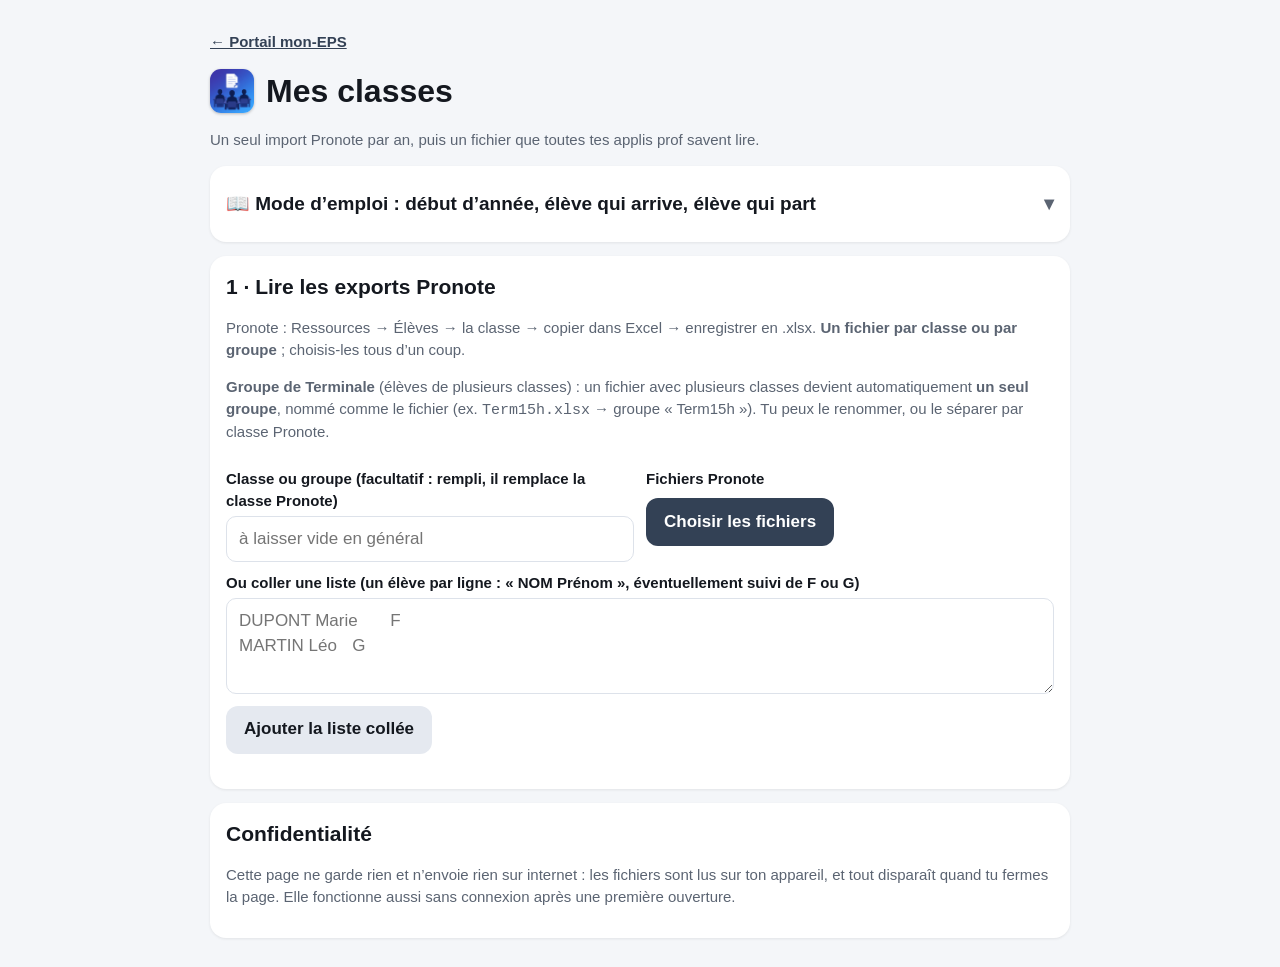
<file: mes-classes/index.html>
<!doctype html>
<html lang="fr">
<head>
<meta charset="utf-8">
<meta name="viewport" content="width=device-width, initial-scale=1, viewport-fit=cover">
<meta name="theme-color" content="#334155">
<link rel="icon" type="image/png" sizes="32x32" href="icon-32.png">
<link rel="icon" type="image/png" sizes="192x192" href="icon-192.png">
<link rel="apple-touch-icon" href="icon-180.png">
<title>Mes classes</title>
<style>
:root{--fond:#f4f6f9;--carte:#fff;--texte:#14181f;--gris:#5b6472;--ligne:#dde2ea;--acc:#334155;--ok:#e7f6ec;--okb:#15803d;--av:#fff4d6;--avb:#b7791f;--err:#b91c1c}
*{box-sizing:border-box}
body{margin:0;background:var(--fond);color:var(--texte);font:17px/1.45 -apple-system,"Segoe UI",Roboto,Arial,sans-serif;padding:16px;padding-top:max(16px,env(safe-area-inset-top))}
main{max-width:860px;margin:0 auto}
h1{margin:4px 0 2px;font-size:32px}
h2{margin:0 0 8px;font-size:21px}
.carte{background:var(--carte);border-radius:16px;padding:16px;margin:14px 0;box-shadow:0 1px 3px rgba(0,0,0,.08)}
.petit{font-size:15px;color:var(--gris)}
.bt{display:inline-flex;align-items:center;gap:6px;min-height:48px;padding:0 18px;border-radius:12px;border:0;background:#e5e9f0;color:var(--texte);font:inherit;font-weight:700;cursor:pointer;margin:4px 6px 4px 0}
.bt.pri{background:var(--acc);color:#fff}.bt.danger{background:#fde8e8;color:var(--err)}.bt:disabled{opacity:.45;cursor:default}
textarea,input[type=text]{width:100%;font:inherit;padding:10px 12px;border:1px solid var(--ligne);border-radius:10px;background:#fff}
label.ch{display:block;font-weight:700;font-size:15px;margin:10px 0 4px}
.grille{display:grid;grid-template-columns:1fr 1fr;gap:12px}@media(max-width:620px){.grille{grid-template-columns:1fr}}
.cl{border:1px solid var(--ligne);border-radius:12px;padding:10px 12px;margin:8px 0}
.cl h3{margin:0;font-size:18px;display:flex;justify-content:space-between;gap:8px;align-items:center;flex-wrap:wrap}
.cl ol{margin:8px 0 0;padding-left:26px;font-size:15px;columns:2}@media(max-width:620px){.cl ol{columns:1}}
.grp{margin:8px 0 2px;display:flex;flex-direction:column;gap:6px}.grp .rangee{display:flex;flex-wrap:wrap;gap:6px;align-items:center}.grp .nvnom{width:auto;flex:1 1 140px;min-height:44px}.grp .bt{margin:0}
.badge{display:inline-block;font-size:13px;font-weight:700;padding:2px 8px;border-radius:999px;background:#eef1f5;color:var(--gris);margin-left:4px}
.note{border-left:4px solid var(--avb);background:var(--av);padding:10px 12px;border-radius:10px;font-size:15px}
.okm{border-left:4px solid var(--okb);background:var(--ok);padding:10px 12px;border-radius:10px;font-size:15px}
a{color:var(--acc);font-weight:700}
.me{font-size:16px;line-height:1.45}
.me-t{display:flex;align-items:center;gap:10px;font-size:20px;margin:22px 0 8px;color:#14181f}
.me-t:first-child{margin-top:4px}
.me-n{display:inline-flex;align-items:center;justify-content:center;width:32px;height:32px;border-radius:9px;background:#334155;color:#fff;font-size:17px;flex:none}
.me-etapes{margin:0;padding-left:26px}.me-etapes>li{margin:7px 0;padding-left:4px}
.me-etapes>li::marker{font-weight:800;color:#334155}
.me-p{display:block;color:#5b6472;font-size:14.5px;margin-top:2px}
.me-tab{border-collapse:collapse;margin:8px 0 2px;font-size:14.5px;width:100%}
.me-tab th,.me-tab td{border:1px solid #dde2ea;padding:6px 8px;text-align:left;vertical-align:top}.me-tab th{background:#eef1f5}
.me-att,.me-info{border-radius:10px;padding:10px 12px;margin:10px 0;font-size:14.5px}
.me-att{border-left:4px solid #b7791f;background:#fff4d6}.me-info{border-left:4px solid #3b4fc4;background:#eaf0ff}
.me-pieges{margin:0;padding-left:22px}.me-pieges li{margin:6px 0}
.me code{background:#eef1f5;padding:1px 5px;border-radius:5px;font-size:.92em}
details.mode>summary{cursor:pointer;font-weight:800;font-size:19px;list-style:none;display:flex;align-items:center;gap:8px;min-height:44px}details.mode>summary::-webkit-details-marker{display:none}details.mode>summary::after{content:"▾";margin-left:auto;color:var(--gris)}details.mode[open]>summary::after{content:"▴"}
</style>
</head>
<body>
<main>
<p class="petit"><a href="../">← Portail mon-EPS</a></p>
<h1 style="display:flex;align-items:center;gap:12px"><img src="icon-192.png" alt="" width="44" height="44" style="border-radius:11px;box-shadow:0 1px 3px rgba(0,0,0,.25)">Mes classes</h1>
<p class="petit">Un seul import Pronote par an, puis un fichier que toutes tes applis prof savent lire.</p>

<section class="carte"><details class="mode" id="mode"><summary>📖 Mode d’emploi : début d’année, élève qui arrive, élève qui part</summary>
<p style="margin:6px 0 4px"><a class="bt" href="mode-emploi-listes-de-classes.pdf" download>⬇︎ Télécharger le mode d’emploi (PDF)</a></p>
<div class="me">
<h3 class="me-t"><span class="me-n">A</span> En début d’année : une seule fois</h3>
<ol class="me-etapes">
  <li><b>Dans Pronote : Ressources → Élèves</b>, puis choisis la classe (ex. 2de 8). Copie la liste et colle-la dans Excel, puis enregistre-la en <b>.xlsx</b> (ex. <code>Seconde_8.xlsx</code>). Recommence pour chaque classe.
    <span class="me-p">Ce chemin donne la colonne <b>Sexe</b>, indispensable pour les barèmes filles/garçons, et la colonne <b>Classe</b> : le nom de la classe dans les applis est celui de Pronote (ex. 2GT08), pas le nom du fichier. Si un « prénom d’usage » est rempli, c’est lui qui est gardé. Autre possibilité : un seul classeur Excel avec un onglet par classe.</span></li>
  <li><b>Portail mon-EPS → Coordo &amp; évaluation → Classes et notes → « Mes classes »</b>.
    <span class="me-p">« Choisir les fichiers » : <b>sélectionne tous tes fichiers d’un coup</b> (un par classe ou par groupe). Vérifie le tableau : chaque classe, son nombre d’élèves, filles et garçons.</span></li>
  <li><b>Groupes de Terminale</b> (élèves venant de plusieurs classes) : un fichier par groupe, nommé comme tu veux voir le groupe (ex. <code>Term15h.xlsx</code>). Le fichier contient plusieurs classes Pronote : la page en fait <b>un seul groupe « Term15h »</b>.
    <span class="me-p">Dans « Vérifier », le groupe affiche les classes d’origine (ex. TG04, TG05, TG06, TSTMG3). « Renommer » change son nom ; « Séparer par classe Pronote » annule le regroupement. Commence le nom par T (Term…) : le demi-fond et le cross training règlent alors le niveau Terminale tout seuls.</span></li>
  <li><b>« Télécharger « Mes classes » »</b> : tu obtiens <code>mes-classes-2026-2027.csv</code>.
    <span class="me-p">Il ne garde que la classe, le nom, le prénom et le sexe.</span></li>
  <li><b>Range ce fichier dans ton Nuage apps.education</b>, et nulle part ailleurs : pas de mail perso, pas de Drive ni de clé perso.
    <span class="me-p">Sur l’iPad, il doit être accessible depuis l’app Fichiers (app Nuage ou « Sur mon iPad »).</span></li>
  <li><b>Dans chaque appli prof</b> : « Choisir le fichier Pronote » → ce fichier. Toutes les classes arrivent d’un coup.
    <table class="me-tab">
      <tr><th>Appli</th><th>Où</th></tr>
      <tr><td>Tennis de table · Badminton · Cross training</td><td>onglet <b>Classes</b></td></tr>
      <tr><td>Demi-fond</td><td>onglet <b>Classes</b> · vérifie le cycle (Seconde ou Terminale ; par défaut, une classe « T… » est en Terminale)</td></tr>
      <tr><td>Gymnastique</td><td>onglet <b>Réglages</b></td></tr>
    </table></li>
  <li><b>Pour chaque classe : « QR de démarrage »</b> (gym : « QR de la classe »), à faire scanner par les groupes sur les tablettes élèves.</li>
</ol>
<div class="me-att"><b>⚠️ Sur l’iPad, chaque icône de l’écran d’accueil a sa propre mémoire.</b> Fais l’import dans l’appli telle que tu l’ouvres en cours (l’icône), pas dans Safari : une liste importée dans Safari n’apparaît pas dans l’icône, et inversement.</div>
<div class="me-info"><b>Nouvelle année ?</b> Si l’appli affiche « Archiver l’année et repartir à zéro », fais-le <b>avant</b> d’importer les nouvelles classes : la sauvegarde est téléchargée (protège-la par un mot de passe), puis l’appli est vidée.</div>

<h3 class="me-t me-saut"><span class="me-n">B</span> Un élève arrive en cours d’année</h3>
<ol class="me-etapes">
  <li>Dans l’appli prof, onglet <b>Classes</b> (gym : <b>Réglages</b>) : écris le nom de la classe ou du groupe <b>exactement comme dans l’appli</b> (ex. 2GT08 ou Term15h).</li>
  <li>Dans « Ou coller la liste », écris l’élève : <b>NOM Prénom</b> (ex. <code>DUPONT Marie</code>). Plusieurs élèves : un par ligne.</li>
  <li>« Importer la liste collée » → l’appli voit que la classe existe déjà → touche <b>« Ajouter ces élèves »</b>.
    <span class="me-p">Un message confirme : « 2GT08 : +1 (Marie DUPONT) → 36 élèves ».</span></li>
  <li><b>Refais scanner le QR de démarrage</b> de cette classe aux groupes, sinon le nouvel élève n’apparaît pas sur les tablettes.</li>
  <li>Recommence dans <b>chaque appli</b> qui suit cette classe.</li>
</ol>

<h3 class="me-t"><span class="me-n">C</span> Un élève quitte la classe, ou beaucoup de changements</h3>
<ol class="me-etapes">
  <li>Réexporte la classe <b>complète</b> depuis Pronote.</li>
  <li>Importe ce fichier dans l’appli → <b>« Remplacer la liste »</b>.
    <span class="me-p">Un élève absent du nouveau fichier garde ses résultats, mais apparaît « Hors liste ».</span></li>
  <li>Refais scanner le QR de démarrage.</li>
</ol>

<h3 class="me-t"><span class="me-n">!</span> Les pièges</h3>
<ul class="me-pieges">
  <li><b>Ne touche jamais « Remplacer la liste » après avoir collé un seul nom</b> : la classe ne contiendrait plus que cet élève. Pour un ajout : toujours « Ajouter ces élèves ».</li>
  <li><b>Le nom de la classe doit être identique</b> : « 2GT08 » et « 2GT8 », ou « Term15h » et « Term 15h », font deux classes différentes.</li>
  <li><b>« Annuler »</b> ne change rien : en cas de doute, annule.</li>
</ul>

<h3 class="me-t"><span class="me-n">✓</span> En fin d’année</h3>
<ul class="me-pieges">
  <li>Notes : portail → « Relevé de notes » → reporte-les dans Pronote.</li>
  <li>Puis <b>supprime le fichier « Mes classes »</b> de ton Nuage.</li>
</ul>
</div>
</details></section>

<section class="carte">
  <h2>1 · Lire les exports Pronote</h2>
  <p class="petit">Pronote : Ressources → Élèves → la classe → copier dans Excel → enregistrer en .xlsx. <b>Un fichier par classe ou par groupe</b> ; choisis-les tous d’un coup.</p>
  <p class="petit"><b>Groupe de Terminale</b> (élèves de plusieurs classes) : un fichier avec plusieurs classes devient automatiquement <b>un seul groupe</b>, nommé comme le fichier (ex. <code>Term15h.xlsx</code> → groupe « Term15h »). Tu peux le renommer, ou le séparer par classe Pronote.</p>
  <div class="grille">
    <div><label class="ch" for="classe">Classe ou groupe (facultatif : rempli, il remplace la classe Pronote)</label><input id="classe" type="text" placeholder="à laisser vide en général" autocomplete="off"></div>
    <div><label class="ch">Fichiers Pronote</label><label class="bt pri" for="fic">Choisir les fichiers</label><input id="fic" type="file" accept=".xlsx,.xls,.csv,.ods,.txt" multiple hidden></div>
  </div>
  <label class="ch" for="txt">Ou coller une liste (un élève par ligne : « NOM Prénom », éventuellement suivi de F ou G)</label>
  <textarea id="txt" rows="3" placeholder="DUPONT Marie&#9;F&#10;MARTIN Léo&#9;G"></textarea>
  <button class="bt" type="button" id="coller">Ajouter la liste collée</button>
  <p id="msg" class="petit" role="status"></p>
</section>

<section class="carte" id="res" hidden>
  <h2>2 · Vérifier</h2>
  <div id="liste"></div>
</section>

<section class="carte" id="exp" hidden>
  <h2>3 · Enregistrer le fichier</h2>
  <p>Le fichier ne garde que <b>la classe, le nom, le prénom et le sexe</b>. Rien d’autre de l’export Pronote (date de naissance, numéro, adresse, régime…) n’est conservé.</p>
  <button class="bt pri" type="button" id="dl">Télécharger « Mes classes »</button>
  <div class="note" style="margin-top:10px"><b>Ce fichier contient des noms d’élèves.</b> Range-le uniquement dans ton Nuage apps.education : pas en pièce jointe d’un mail personnel, pas dans un Drive ou une clé personnels. Supprime-le en fin d’année, une fois les notes reportées dans Pronote.</div>
  <h2 style="margin-top:16px">4 · L’importer dans chaque appli prof</h2>
  <p class="petit">Dans chaque appli prof : onglet <b>Classes</b> (gymnastique : onglet <b>Réglages</b>) → « Choisir le fichier Pronote » → ce fichier. Toutes les classes arrivent d’un coup. À faire une fois par appli et par an. Élève arrivé en cours d’année : voir le <a href="#mode" onclick="document.getElementById('mode').open=true">mode d’emploi</a>, partie B.</p>
</section>

<section class="carte">
  <h2>Confidentialité</h2>
  <p class="petit">Cette page ne garde rien et n’envoie rien sur internet : les fichiers sont lus sur ton appareil, et tout disparaît quand tu fermes la page. Elle fonctionne aussi sans connexion après une première ouverture.</p>
</section>
</main>
<script>
'use strict';
/* ---- Lecture des listes : même logique que les applis prof (« Prénom NOM », particules, colonnes Pronote) ---- */
const norm=s=>String(s||'').normalize('NFD').replace(/[̀-ͯ]/g,'').toLowerCase().replace(/[^a-z0-9]+/g,' ').trim();
const esc=s=>String(s==null?'':s).replace(/[&<>"']/g,c=>({'&':'&amp;','<':'&lt;','>':'&gt;','"':'&quot;',"'":'&#39;'}[c]));
function partsNom(t){
  const w=String(t||'').replace(/\s+/g,' ').trim().split(' ').filter(Boolean);
  const maj=x=>x===x.toUpperCase()&&/[A-ZÀ-Ý]/.test(x),part=x=>/^(de|du|des|d'|d’|le|la|van|von|der|den|di|da|del|dos)$/.test(x);
  const dans=w.map(maj);
  for(let i=w.length-2;i>=0;i--)if(!dans[i]&&part(w[i])&&dans[i+1])dans[i]=true;
  return {nom:w.filter((x,i)=>dans[i]).join(' '),pre:w.filter((x,i)=>!dans[i]).join(' ')};
}
function sexeDe(v){const n=norm(v);if(!n)return '';if(/^(f|fille|feminin|femme)/.test(n))return 'F';if(/^(g|m|garcon|masculin|homme)/.test(n))return 'G';return ''}
const CLASSES={};   // classe → Map(clé → {nom,pre,sexe,orig})
const GRP={};       // groupes formés d'élèves de plusieurs classes Pronote (orig = classe Pronote)
function ajouter(classe,nom,pre,sexe,orig){
  nom=String(nom||'').replace(/\s+/g,' ').trim();pre=String(pre||'').replace(/\s+/g,' ').trim();
  if(!nom&&!pre)return false;if(/^(total|effectif)/i.test(nom+pre))return false;
  classe=String(classe||'').trim();if(!classe)return false;
  const M=CLASSES[classe]=CLASSES[classe]||new Map(),k=norm(nom)+'|'+norm(pre),old=M.get(k);
  M.set(k,{nom,pre,sexe:sexe||(old&&old.sexe)||'',orig:orig||(old&&old.orig)||classe});return true;
}
function lireRecs(rows){
  const out=[];
  rows=rows.map(r=>(r||[]).map(c=>c==null?'':String(c).trim()));
  const hi=rows.findIndex(r=>r.some(c=>/^(é|e)l(è|e)ve|^nom\b|^nom$|pr(é|e)nom/i.test(c)));
  const H=hi>=0?rows[hi].map(c=>norm(c)):[];
  const col=re=>H.findIndex(h=>re.test(h));
  const iNom=col(/^nom( de famille)?$/),iPre=col(/^prenom/),iEl=col(/^eleve|^nom prenom|^nom et prenom|^identite/),iCl=col(/^classe/),iSx=col(/^sexe|^genre/),iUs=col(/^prenom d\s?usage/);
  rows.slice(hi+1).forEach(r=>{
    let nom='',pre='';
    if(hi>=0&&r.map(norm).join('|')===H.join('|'))return; /* en-tête répété (classes collées à la suite) */
    if(iNom>=0&&iPre>=0&&r[iNom]){nom=r[iNom].toUpperCase();pre=(iUs>=0&&r[iUs])||r[iPre]}
    else{const t=iEl>=0?r[iEl]:(hi<0?r[0]:'');if(!t)return;const p=partsNom(t);nom=p.nom||t;pre=p.pre}
    out.push({c:(iCl>=0&&String(r[iCl]).trim())||'',nom,pre,sexe:iSx>=0?sexeDe(r[iSx]):(hi<0?sexeDe(r[1]):'')});
  });
  return out;
}
function lireLignes(rows,classeDefaut){let n=0;lireRecs(rows).forEach(x=>{if(ajouter(classeDefaut||x.c,x.nom,x.pre,x.sexe,x.c))n++});return n}
function chargerScript(src){return new Promise((ok,ko)=>{if(window.XLSX)return ok();const e=document.createElement('script');e.src=src;e.onload=()=>ok();e.onerror=()=>ko(new Error('Impossible de charger '+src));document.head.appendChild(e)})}
async function lireFichiers(files){
  const cd=document.getElementById('classe').value.trim(),msg=[];let total=0;
  if(files.length&&!window.XLSX)await chargerScript('xlsx.js');
  for(const f of files){
    const buf=await f.arrayBuffer();let wb;
    if(/\.(csv|txt)$/i.test(f.name)||/text|csv/.test(f.type)){
      let t;try{t=new TextDecoder('utf-8',{fatal:true}).decode(buf)}catch(e){t=new TextDecoder('windows-1252').decode(buf)}
      t=t.replace(/^﻿/,'');const l0=t.split(/\r?\n/)[0];const sep=['\t',';',','].map(c=>[c,l0.split(c).length]).sort((a,b)=>b[1]-a[1])[0][0];
      wb=XLSX.read(t,{type:'string',FS:sep});
    }else wb=XLSX.read(buf,{type:'array'});
    const recs=[];wb.SheetNames.forEach(sn=>recs.push(...lireRecs(XLSX.utils.sheet_to_json(wb.Sheets[sn],{header:1,raw:false,defval:''}))));
    const origs=[...new Set(recs.map(x=>x.c).filter(Boolean))].sort((a,b)=>a.localeCompare(b,'fr',{numeric:true}));
    /* Plusieurs classes Pronote dans un même fichier = un groupe (Terminale) : nommé comme le fichier, sauf nom écrit */
    const groupe=cd||(origs.length>1?f.name.replace(/\.[^.]+$/,'').replace(/_+/g,' ').trim():'');
    let n=0;recs.forEach(x=>{if(ajouter(groupe||x.c,x.nom,x.pre,x.sexe,x.c))n++});
    if(groupe&&origs.length>1)GRP[groupe]=true;
    total+=n;msg.push(f.name+' : '+(!n?'aucun élève lu (colonne « Classe » absente ? écris la classe puis recommence)':
      n+' élève'+(n>1?'s':'')+(groupe&&origs.length>1?' de '+origs.length+' classes ('+origs.join(', ')+') → groupe « '+groupe+' »':groupe?' → « '+groupe+' »':'')));
  }
  return {total,msg};
}
function afficher(){
  const C=Object.keys(CLASSES).filter(c=>CLASSES[c].size).sort((a,b)=>a.localeCompare(b,'fr',{numeric:true}));
  document.getElementById('res').hidden=document.getElementById('exp').hidden=!C.length;
  document.getElementById('liste').innerHTML=C.map(c=>{const L=[...CLASSES[c].values()].sort((a,b)=>(a.nom+' '+a.pre).localeCompare(b.nom+' '+b.pre,'fr'));
    const f=L.filter(x=>x.sexe==='F').length,g=L.filter(x=>x.sexe==='G').length,sans=L.length-f-g;
    const og=[...new Set(L.map(x=>x.orig).filter(o=>o&&o!==c))].sort((a,b)=>a.localeCompare(b,'fr',{numeric:true}));
    const grp=og.length?`<div class="grp"><span class="petit">Groupe : élèves de <b>${og.map(esc).join(', ')}</b></span>
      <span class="rangee"><input type="text" class="nvnom" value="${esc(c)}" aria-label="Nom du groupe"><button class="bt" type="button" data-renom="${esc(c)}">Renommer</button><button class="bt" type="button" data-separer="${esc(c)}">Séparer par classe Pronote</button></span></div>`:'';
    return `<div class="cl"><h3><span>${esc(c)} <span class="badge">${L.length} élèves</span>${f||g?`<span class="badge">${f} F · ${g} G</span>`:''}${sans&&(f||g)?`<span class="badge">${sans} sans sexe</span>`:''}</span><button class="bt danger" type="button" data-suppr="${esc(c)}">Retirer</button></h3>
      ${grp}<details><summary class="petit">Voir la liste</summary><ol>${L.map(x=>`<li>${esc(x.nom)} ${esc(x.pre)}${x.sexe?' <span class="petit">· '+x.sexe+'</span>':''}${og.length&&x.orig?' <span class="petit">· '+esc(x.orig)+'</span>':''}</li>`).join('')}</ol></details></div>`}).join('')+
    (C.length?`<p class="petit">${C.length} classe${C.length>1?'s':''} ou groupe${C.length>1?'s':''}, ${C.reduce((s,c)=>s+CLASSES[c].size,0)} élèves. Sans colonne « Sexe » dans l’export, le sexe reste vide : seule l’appli de demi-fond s’en sert (barèmes), et l’élève peut le donner dans son appli.</p>`:'');
}
function anneeScolaire(){const d=new Date(),y=d.getFullYear()-(d.getMonth()<7?1:0);return y+'-'+(y+1)}
function telecharger(){
  /* Colonne « Élève » au format Pronote (« NOM Prénom ») : les applis prof la lisent exactement comme un export Pronote. */
  const lignes=[['Classe','Élève','Sexe']];
  Object.keys(CLASSES).sort((a,b)=>a.localeCompare(b,'fr',{numeric:true})).forEach(c=>[...CLASSES[c].values()].sort((a,b)=>(a.nom+' '+a.pre).localeCompare(b.nom+' '+b.pre,'fr')).forEach(x=>lignes.push([c,(x.nom+' '+x.pre).trim(),x.sexe])));
  const csv='﻿'+lignes.map(l=>l.map(v=>/[;"\n]/.test(v)?'"'+v.replace(/"/g,'""')+'"':v).join(';')).join('\r\n');
  const a=document.createElement('a');a.href=URL.createObjectURL(new Blob([csv],{type:'text/csv;charset=utf-8'}));a.download='mes-classes-'+anneeScolaire()+'.csv';
  document.body.appendChild(a);a.click();setTimeout(()=>{URL.revokeObjectURL(a.href);a.remove()},1000);
}
const m=document.getElementById('msg');
document.getElementById('fic').onchange=async e=>{const files=[...e.target.files];e.target.value='';if(!files.length)return;
  m.textContent='Lecture…';try{const r=await lireFichiers(files);m.innerHTML=r.msg.map(esc).join('<br>')}catch(err){m.textContent='Fichier illisible : '+err.message}afficher()};
document.getElementById('coller').onclick=()=>{const t=document.getElementById('txt').value.trim(),cd=document.getElementById('classe').value.trim();
  if(!t)return;if(!cd){m.textContent='Écris d’abord le nom de la classe.';return}
  const n=lireLignes(t.split(/\r?\n/).map(l=>l.split(/\t|;/)),cd);m.textContent=n+' élève'+(n>1?'s':'')+' ajouté'+(n>1?'s':'')+' en '+cd+'.';document.getElementById('txt').value='';afficher()};
document.getElementById('liste').onclick=e=>{
  const b=e.target.closest('[data-suppr],[data-renom],[data-separer]');if(!b)return;
  if(b.dataset.suppr!=null){delete CLASSES[b.dataset.suppr];delete GRP[b.dataset.suppr]}
  else if(b.dataset.renom!=null){const c=b.dataset.renom,nv=b.closest('.grp').querySelector('.nvnom').value.trim();
    if(!nv||nv===c)return;const M=CLASSES[c];delete CLASSES[c];delete GRP[c];M.forEach(x=>ajouter(nv,x.nom,x.pre,x.sexe,x.orig));GRP[nv]=true;m.textContent='Groupe « '+c+' » renommé « '+nv+' ».'}
  else{const c=b.dataset.separer,M=CLASSES[c];delete CLASSES[c];delete GRP[c];M.forEach(x=>ajouter(x.orig||c,x.nom,x.pre,x.sexe,x.orig));m.textContent='Groupe « '+c+' » séparé par classe Pronote.'}
  afficher()};
document.getElementById('dl').onclick=telecharger;
</script>
</body>
</html>
</file>
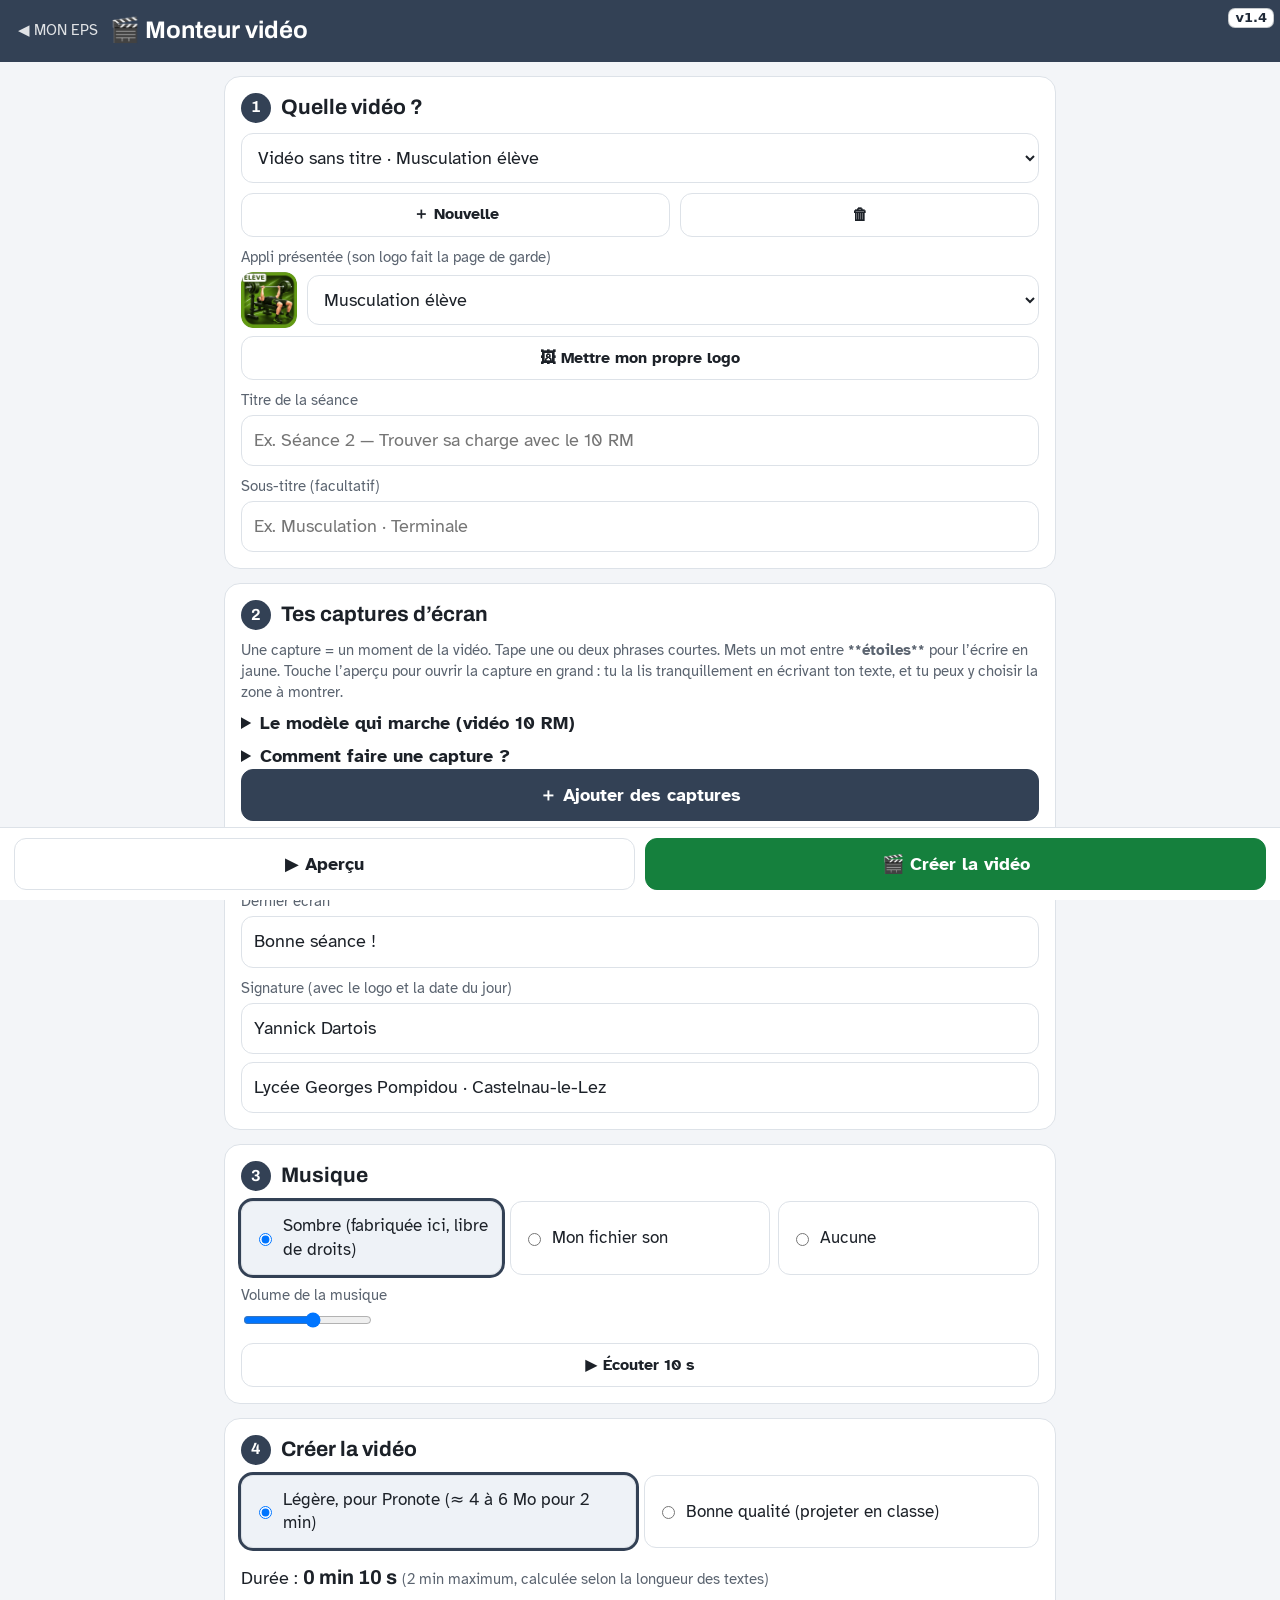
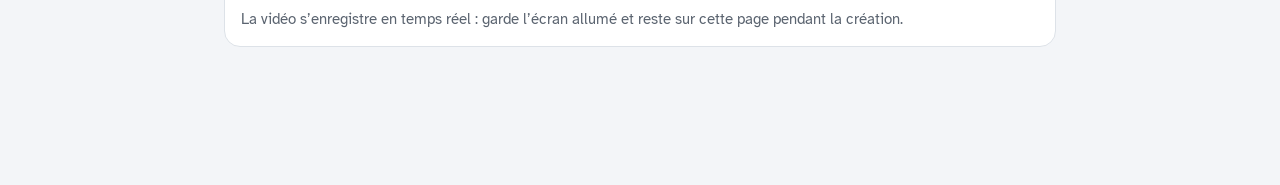
<file: monteur-video/index.html>
<!DOCTYPE html>
<html lang="fr">
<head>
<meta charset="utf-8">
<meta name="viewport" content="width=device-width,initial-scale=1,viewport-fit=cover">
<title>Monteur vidéo · MON EPS</title>
<meta name="theme-color" content="#334155">
<link rel="manifest" href="manifest.webmanifest">
<link rel="apple-touch-icon" href="icon-180.png">
<link rel="icon" type="image/png" sizes="32x32" href="icon-32.png">
<meta name="apple-mobile-web-app-capable" content="yes">
<style>
@font-face{font-family:"Archivo";src:url(../polices/archivo.woff2) format("woff2");font-weight:100 900;font-display:swap}
@font-face{font-family:"Atkinson";src:url(../polices/atkinson-400.woff2) format("woff2");font-weight:400;font-display:swap}
@font-face{font-family:"Atkinson";src:url(../polices/atkinson-700.woff2) format("woff2");font-weight:700;font-display:swap}
:root{--bg:#f3f5f8;--card:#fff;--bd:#dde2e8;--tx:#1c2128;--tx2:#5b6470;--ac:#334155;--ok:#15803d;--r:16px;color-scheme:light}
*{box-sizing:border-box}
[hidden]{display:none!important}
body{margin:0;background:var(--bg);color:var(--tx);font:18px/1.4 Atkinson,system-ui,sans-serif;padding-bottom:110px}
h1,h2,.ar{font-family:Archivo,system-ui,sans-serif}
header{background:var(--ac);color:#fff;padding:calc(14px + env(safe-area-inset-top)) 18px 14px;display:flex;gap:12px;align-items:center}
header a{color:#fff;text-decoration:none;font-size:15px;opacity:.85}
header h1{margin:0;font-size:24px;flex:1}
main{max-width:860px;margin:0 auto;padding:14px}
section.c{background:var(--card);border:1px solid var(--bd);border-radius:var(--r);padding:16px;margin:0 0 14px}
section.c>h2{margin:0 0 10px;font-size:21px;display:flex;gap:10px;align-items:center}
.n{display:inline-grid;place-items:center;width:30px;height:30px;border-radius:50%;background:var(--ac);color:#fff;font-size:16px;flex:none}
label{display:block;font-size:15px;color:var(--tx2);margin:10px 0 4px}
input[type=text],textarea,select{width:100%;font:inherit;padding:12px;border:1px solid var(--bd);border-radius:12px;background:#fff;color:var(--tx)}
textarea{min-height:92px;resize:vertical}
button,.bt{font:600 18px Atkinson,system-ui,sans-serif;min-height:52px;padding:0 18px;border-radius:12px;border:1px solid var(--bd);background:#fff;color:var(--tx);cursor:pointer;display:inline-flex;align-items:center;justify-content:center;gap:8px;text-decoration:none}
button.p,.bt.p{background:var(--ac);border-color:var(--ac);color:#fff}
button.g{background:var(--ok);border-color:var(--ok);color:#fff}
button.s{min-height:44px;padding:0 12px;font-size:16px}
button:disabled{opacity:.45}
.row{display:flex;gap:10px;flex-wrap:wrap;align-items:center}
.row>*{flex:1 1 auto}
.aide{font-size:15px;color:var(--tx2);margin:6px 0 0}
.apps-x{display:grid;grid-template-columns:repeat(auto-fill,minmax(96px,1fr));gap:8px}
.apps button{flex-direction:column;min-height:96px;padding:8px 4px;font-size:15px;font-weight:600;line-height:1.15;gap:4px}
.apps button img{width:46px;height:46px;border-radius:11px}
.apps button.on{outline:3px solid var(--ac);background:#eef2f7}
.ecr{display:grid;grid-template-columns:150px 1fr;gap:12px;border:1px solid var(--bd);border-radius:14px;padding:10px;margin:10px 0;background:#fafbfc}
.ecr canvas{width:150px;height:267px;border-radius:10px;background:#0d1117;touch-action:manipulation;cursor:crosshair}
.ecr .t{font:700 17px Archivo,sans-serif;display:flex;justify-content:space-between;align-items:center;gap:6px}
.ecr input[type=range]{width:100%}
.mini{display:flex;gap:6px;flex-wrap:wrap;margin-top:8px}
.mini button{min-height:44px;padding:0 10px;font-size:16px}
.dur{font-size:15px;color:var(--tx2)}
@media (max-width:520px){.ecr{grid-template-columns:1fr}.ecr canvas{width:100%;max-width:300px;height:auto;aspect-ratio:9/16;margin:0 auto;display:block}}
.ch{display:flex;gap:8px;flex-wrap:wrap}
.ch label{margin:0;flex:1 1 140px;display:flex;gap:8px;align-items:center;border:1px solid var(--bd);border-radius:12px;padding:12px;font-size:17px;color:var(--tx);background:#fff}
.ch label:has(input:checked){outline:3px solid var(--ac);background:#eef2f7}
.tot{font:700 20px Archivo,sans-serif}
.tot.trop{color:#b42318}
#barre{position:fixed;left:0;right:0;bottom:0;background:#fff;border-top:1px solid var(--bd);padding:10px 14px calc(10px + env(safe-area-inset-bottom));display:flex;gap:10px;z-index:5}
#barre button{flex:1}
#scene{position:fixed;inset:0;background:rgba(5,8,12,.94);z-index:20;display:none;flex-direction:column;align-items:center;justify-content:center;gap:12px;padding:12px}
#scene.on{display:flex}
#scene canvas{max-height:calc(100vh - 150px);max-width:100%;aspect-ratio:9/16;border-radius:12px;background:#000}
#scene .info{color:#e6edf3;font-size:17px;text-align:center}
#scene .pr{width:min(420px,90vw);height:10px;border-radius:5px;background:#2a313b;overflow:hidden}
#scene .pr i{display:block;height:100%;width:0;background:#22c55e}
#res video{width:100%;max-width:360px;border-radius:12px;background:#000;display:block;margin:8px auto}
.ok{background:#ecfdf3;border:1px solid #abefc6;border-radius:12px;padding:12px;color:#054f31}
.att{background:#fffaeb;border:1px solid #fedf89;border-radius:12px;padding:12px;color:#7a2e0e;font-size:16px}
#grand{position:fixed;inset:0;z-index:15;background:#0d1117;display:none;flex-direction:column;height:100dvh}
#grand.on{display:flex}
#grand .gh{display:flex;gap:8px;align-items:center;padding:calc(30px + env(safe-area-inset-top)) 10px 8px;color:#fff}
#grand .gh b{flex:1;text-align:center;font:700 19px Archivo,sans-serif}
#grand .gh button{min-height:48px}
#grand .gi{flex:1;overflow:auto;position:relative;-webkit-overflow-scrolling:touch;touch-action:pan-x pan-y pinch-zoom}
#grand .gi img{display:block;width:100%;max-width:900px;margin:0 auto}
#grand .gi.zone img{cursor:crosshair;outline:3px dashed #facc15;outline-offset:-3px}
#grand #gPt{position:absolute;width:34px;height:34px;margin:-17px 0 0 -17px;border:4px solid #facc15;border-radius:50%;box-shadow:0 0 0 3px rgba(0,0,0,.5);pointer-events:none;display:none}
#grand .gf{background:#fff;padding:10px 12px calc(10px + env(safe-area-inset-bottom));border-radius:16px 16px 0 0;display:grid;gap:8px}
#grand .gf textarea{min-height:70px}
#grand .gm{display:flex;flex-wrap:wrap;gap:6px;align-items:center;font-size:15px;color:#5b6470}
#grand .gm4{display:grid;grid-template-columns:repeat(4,1fr);gap:6px}
#grand .gm4 label{justify-content:center;margin:0;display:flex;gap:4px;align-items:center;border:1px solid #dde2e8;border-radius:10px;padding:8px 10px;font-size:16px;color:#1c2128}
#grand .gm4 label:has(input:checked){outline:3px solid #334155;background:#eef2f7}
#grand .gm4 input{position:absolute;opacity:0}
#grand .gm4 label{position:relative;min-height:46px}
#grand .gm button{margin-left:auto;min-height:36px}
#gMk{position:absolute;pointer-events:none;display:none}
#gMk.mk-rond{display:block;width:60px;height:60px;margin:-30px 0 0 -30px;border:6px solid #facc15;border-radius:50%;box-shadow:0 0 0 3px rgba(0,0,0,.45)}
#gMk.mk-fleche{display:block;width:0;height:0;font:900 54px/1 Archivo,sans-serif;color:#facc15;text-shadow:0 0 4px #000}
#gMk.mk-fleche::before{content:"↖";position:absolute;left:-4px;top:-6px}
#recad{position:fixed;inset:0;z-index:18;background:#0d1117;display:none;flex-direction:column;height:100dvh}
#recad.on{display:flex}
#recad .rh{display:flex;gap:8px;align-items:center;padding:calc(30px + env(safe-area-inset-top)) 10px 8px;color:#fff}
#recad .rh b{flex:1;text-align:center;font:700 19px Archivo,sans-serif}
#recad .rz{flex:1;display:grid;place-items:center;padding:12px;min-height:0}
#recad canvas{max-width:100%;max-height:100%;touch-action:none;display:block}
#recad .rf{background:#fff;padding:10px 12px calc(10px + env(safe-area-inset-bottom));font-size:15px;color:#5b6470;display:grid;gap:8px}
details{margin-top:8px}summary{cursor:pointer;font-weight:700}
</style>
</head>
<body>
<header><a href="../" aria-label="Retour au portail">◀ MON EPS</a><h1>🎬 Monteur vidéo</h1></header>
<main>
  <section class="c">
    <h2><span class="n">1</span>Quelle vidéo ?</h2>
    <div class="row"><select id="projets" aria-label="Mes vidéos"></select><button class="s" id="nouveau">＋ Nouvelle</button><button class="s" id="suppr">🗑</button></div>
    <label>Appli présentée (son logo fait la page de garde)</label>
    <div class="row"><img id="logoVu" alt="" width="56" height="56" style="flex:0 0 56px;border-radius:12px;background:#eef2f7"><select id="appSel" style="flex:1 1 200px"></select></div>
    <div class="row" style="margin-top:8px"><button class="s" id="logoBt">🖼 Mettre mon propre logo</button><input type="file" id="logoFi" accept="image/*" hidden></div>
    <label for="titre">Titre de la séance</label>
    <input type="text" id="titre" placeholder="Ex. Séance 2 — Trouver sa charge avec le 10 RM">
    <label for="sous">Sous-titre (facultatif)</label>
    <input type="text" id="sous" placeholder="Ex. Musculation · Terminale">
  </section>

  <section class="c">
    <h2><span class="n">2</span>Tes captures d’écran</h2>
    <p class="aide">Une capture = un moment de la vidéo. Tape une ou deux phrases courtes. Mets un mot entre <b>**étoiles**</b> pour l’écrire en jaune. Touche l’aperçu pour ouvrir la capture en grand : tu la lis tranquillement en écrivant ton texte, et tu peux y choisir la zone à montrer.</p>
    <details><summary>Le modèle qui marche (vidéo 10 RM)</summary><p class="aide">1 écran de texte « C’est quoi ? » (le but en une phrase) → 6 à 10 captures, <b>une action par capture</b>, phrases de 15 mots maximum, au « tu » → 1 écran ⚠️ Sécurité (la règle à ne jamais oublier). Mets en jaune le geste ou le chiffre clé, et un rond sur le bouton à toucher.</p></details>
    <details><summary>Comment faire une capture ?</summary><p class="aide">iPhone : bouton du côté + volume haut. iPad : bouton du haut + volume haut. Android / Galaxy Tab : marche + volume bas. Ouvre l’appli en mode démo pour ne montrer aucun nom d’élève.</p></details>
    <div id="ecrans"></div>
    <div class="row"><button class="p" id="ajout">＋ Ajouter des captures</button><input type="file" id="ajoutFi" accept="image/*" multiple hidden></div>
    <div class="row" style="margin-top:8px"><button id="ajTexte">📝 ＋ Écran de texte</button><button id="ajSecu">⚠️ ＋ Écran Sécurité</button></div>
    <label for="fin">Dernier écran</label>
    <input type="text" id="fin" placeholder="Bonne séance !">
    <label for="sign">Signature (avec le logo et la date du jour)</label>
    <input type="text" id="sign" placeholder="Yannick Dartois">
    <input type="text" id="lycee" placeholder="Lycée Georges Pompidou · Castelnau-le-Lez" style="margin-top:8px">
  </section>

  <section class="c">
    <h2><span class="n">3</span>Musique</h2>
    <div class="ch">
      <label><input type="radio" name="mus" value="sombre"> Sombre (fabriquée ici, libre de droits)</label>
      <label><input type="radio" name="mus" value="fichier"> Mon fichier son</label>
      <label><input type="radio" name="mus" value="aucune"> Aucune</label>
    </div>
    <div class="row" id="fichRow" style="margin-top:8px"><button class="s" id="musBt">🎵 Choisir un fichier (mp3, m4a)</button><input type="file" id="musFi" accept="audio/*" hidden><span class="dur" id="musNom"></span></div>
    <label for="vol">Volume de la musique</label>
    <input type="range" id="vol" min="0" max="100" step="5">
    <div class="row" style="margin-top:8px"><button class="s" id="ecoute">▶ Écouter 10 s</button></div>
  </section>

  <section class="c">
    <h2><span class="n">4</span>Créer la vidéo</h2>
    <div class="ch">
      <label><input type="radio" name="q" value="leger"> Légère, pour Pronote (≈ 4 à 6 Mo pour 2 min)</label>
      <label><input type="radio" name="q" value="bonne"> Bonne qualité (projeter en classe)</label>
    </div>
    <p>Durée : <span class="tot" id="tot">0 s</span> <span class="dur">(2 min maximum, calculée selon la longueur des textes)</span></p>
    <p class="aide">La vidéo s’enregistre en temps réel : garde l’écran allumé et reste sur cette page pendant la création.</p>
    <div id="res"></div>
  </section>
</main>

<div id="grand" role="dialog" aria-modal="true" aria-label="Capture en grand">
  <div class="gh"><button id="gPrec" aria-label="Écran précédent">◀</button><b id="gNum"></b><button id="gSuiv" aria-label="Écran suivant">▶</button><button id="gFerm" class="p">✓ Fermer</button></div>
  <div class="gi" id="gImgBox"><img id="gImg" alt="Capture d’écran"><i id="gPt"></i><i id="gMk"></i></div>
  <div class="gf">
    <div class="gm"><button type="button" id="gChg" class="s">🖼 Changer</button><button type="button" id="gRec" class="s">✂️ Recadrer</button><input type="file" id="chgFi" accept="image/*" hidden><span>Toucher l’image :</span><button type="button" id="gSansMk" class="s" hidden>✕ Retirer le repère</button></div>
    <div class="gm4"><label><input type="radio" name="gmode" value="lire" checked>👀 Lire</label><label><input type="radio" name="gmode" value="zone">🎯 Zone</label><label><input type="radio" name="gmode" value="rond">⭕ Rond</label><label><input type="radio" name="gmode" value="fleche">➜ Flèche</label></div>
    <input type="text" id="gTitre" placeholder="Titre de l’étape">
    <textarea id="gTexte" placeholder="Explication (1 ou 2 phrases). **mot** = en jaune"></textarea>
  </div>
</div>
<div id="recad" role="dialog" aria-modal="true" aria-label="Recadrer la capture">
  <div class="rh"><button id="rAnn">Annuler</button><b>✂️ Recadrer</b><button id="rOk" class="g">✓ Valider</button></div>
  <div class="rz"><canvas id="rCv"></canvas></div>
  <div class="rf"><span>Fais glisser les coins ou le cadre. Touche ailleurs pour tracer un nouveau cadre.</span><div class="row"><button id="rTout" class="s">Toute l’image</button><button id="rOrig" class="s">↺ Image d’origine</button></div></div>
</div>
<div id="barre"><button id="apercu">▶ Aperçu</button><button class="g" id="creer">🎬 Créer la vidéo</button></div>
<div id="scene"><canvas id="cv"></canvas><div class="pr"><i id="prog"></i></div><div class="info" id="info"></div><button id="stop">■ Arrêter</button></div>

<script src="app.js"></script>
<script>if('serviceWorker' in navigator&&location.protocol==='https:'){addEventListener('load',function(){navigator.serviceWorker.register('sw.js').catch(function(){})})}</script>
<script src="eps-maj.js" data-confidentialite="non"></script>
</body>
</html>
</file>
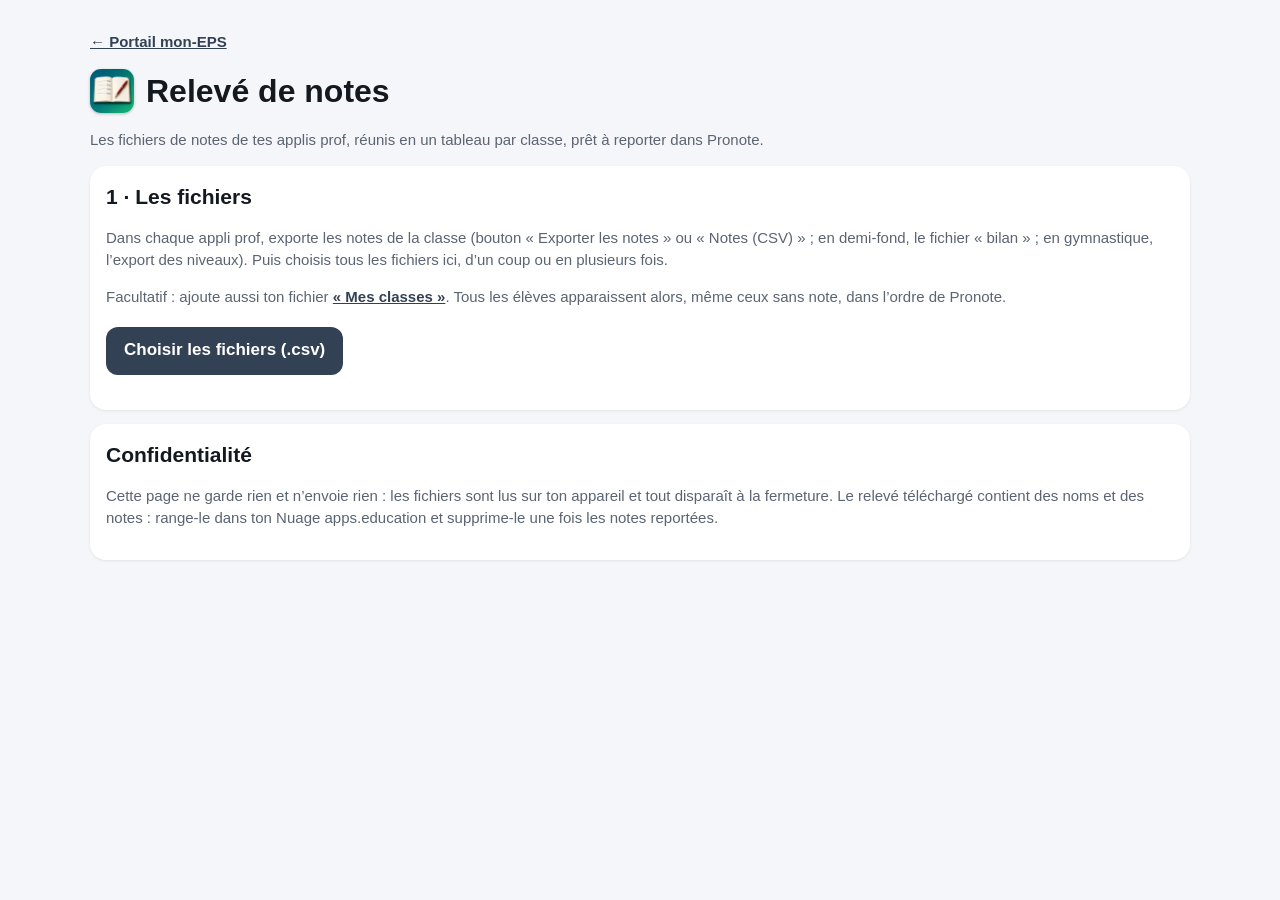
<file: releve-notes/index.html>
<!doctype html>
<html lang="fr">
<head>
<meta charset="utf-8">
<meta name="viewport" content="width=device-width, initial-scale=1, viewport-fit=cover">
<meta name="theme-color" content="#334155">
<link rel="icon" type="image/png" sizes="32x32" href="icon-32.png">
<link rel="icon" type="image/png" sizes="192x192" href="icon-192.png">
<link rel="apple-touch-icon" href="icon-180.png">
<title>Relevé de notes</title>
<style>
:root{--fond:#f4f6f9;--carte:#fff;--texte:#14181f;--gris:#5b6472;--ligne:#dde2ea;--acc:#334155;--av:#fff4d6;--avb:#b7791f;--err:#b91c1c}
*{box-sizing:border-box}
body{margin:0;background:var(--fond);color:var(--texte);font:17px/1.45 -apple-system,"Segoe UI",Roboto,Arial,sans-serif;padding:16px;padding-top:max(16px,env(safe-area-inset-top))}
main{max-width:1100px;margin:0 auto}
h1{margin:4px 0 2px;font-size:32px}h2{margin:0 0 8px;font-size:21px}h3{margin:14px 0 6px;font-size:19px}
.carte{background:var(--carte);border-radius:16px;padding:16px;margin:14px 0;box-shadow:0 1px 3px rgba(0,0,0,.08)}
.petit{font-size:15px;color:var(--gris)}
.bt{display:inline-flex;align-items:center;gap:6px;min-height:48px;padding:0 18px;border-radius:12px;border:0;background:#e5e9f0;color:var(--texte);font:inherit;font-weight:700;cursor:pointer;margin:4px 6px 4px 0}
.bt.pri{background:var(--acc);color:#fff}.bt.danger{background:#fde8e8;color:var(--err)}
input[type=text]{font:inherit;padding:8px 10px;border:1px solid var(--ligne);border-radius:10px;width:100%}
.fic{display:grid;grid-template-columns:1fr 1fr auto;gap:10px;align-items:center;border:1px solid var(--ligne);border-radius:12px;padding:10px 12px;margin:8px 0}
@media(max-width:700px){.fic{grid-template-columns:1fr}}
.note{border-left:4px solid var(--avb);background:var(--av);padding:10px 12px;border-radius:10px;font-size:15px;margin:8px 0}
.tw{overflow-x:auto}
table{border-collapse:collapse;width:100%;font-size:15px;background:#fff}
th,td{border:1px solid var(--ligne);padding:6px 8px;text-align:left;white-space:nowrap}
th{background:#eef1f5;position:sticky;top:0}
td.n{text-align:right;font-variant-numeric:tabular-nums}
tr.hors td{background:#fff4d6}
td.vide{background:#fafbfc}
a{color:var(--acc);font-weight:700}
@media print{body{background:#fff;padding:0}.noprint{display:none!important}.carte{box-shadow:none;padding:0;margin:0 0 12px}h3{page-break-before:auto}.classe{page-break-after:always}}
</style>
</head>
<body>
<main>
<p class="petit noprint"><a href="../">← Portail mon-EPS</a></p>
<h1 style="display:flex;align-items:center;gap:12px"><img src="icon-192.png" alt="" width="44" height="44" style="border-radius:11px;box-shadow:0 1px 3px rgba(0,0,0,.25)">Relevé de notes</h1>
<p class="petit">Les fichiers de notes de tes applis prof, réunis en un tableau par classe, prêt à reporter dans Pronote.</p>

<section class="carte noprint">
  <h2>1 · Les fichiers</h2>
  <p class="petit">Dans chaque appli prof, exporte les notes de la classe (bouton « Exporter les notes » ou « Notes (CSV) » ; en demi-fond, le fichier « bilan » ; en gymnastique, l’export des niveaux). Puis choisis tous les fichiers ici, d’un coup ou en plusieurs fois.</p>
  <p class="petit">Facultatif : ajoute aussi ton fichier <a href="../mes-classes/">« Mes classes »</a>. Tous les élèves apparaissent alors, même ceux sans note, dans l’ordre de Pronote.</p>
  <label class="bt pri" for="fic">Choisir les fichiers (.csv)</label><input id="fic" type="file" accept=".csv,.txt" multiple hidden>
  <div id="fichiers"></div>
  <p id="msg" class="petit" role="status"></p>
</section>

<section class="carte" id="res" hidden>
  <div class="noprint"><h2>2 · Le relevé</h2>
  <p class="petit">Une colonne par activité (note sur 20). La moyenne est indicative : elle ne tient compte que des notes présentes. Les lignes jaunes sont des élèves absents de « Mes classes » (orthographe différente, élève arrivé en cours d’année…).</p>
  <button class="bt pri" type="button" id="dl">Télécharger le relevé (.csv)</button><button class="bt" type="button" onclick="print()">Imprimer</button></div>
  <div id="tables"></div>
</section>

<section class="carte noprint">
  <h2>Confidentialité</h2>
  <p class="petit">Cette page ne garde rien et n’envoie rien : les fichiers sont lus sur ton appareil et tout disparaît à la fermeture. Le relevé téléchargé contient des noms et des notes : range-le dans ton Nuage apps.education et supprime-le une fois les notes reportées.</p>
</section>
</main>
<script>
'use strict';
const esc=s=>String(s==null?'':s).replace(/[&<>"']/g,c=>({'&':'&amp;','<':'&lt;','>':'&gt;','"':'&quot;',"'":'&#39;'}[c]));
const norm=s=>String(s||'').normalize('NFD').replace(/[̀-ͯ]/g,'').toLowerCase().replace(/[^a-z0-9]+/g,' ').trim();
/* même élève quel que soit l'ordre « Prénom NOM » / « NOM Prénom », les accents ou les tirets */
const cleNom=s=>norm(s).split(' ').filter(Boolean).sort().join(' ');
const cle=(c,n)=>norm(c)+'|'+cleNom(n);
function partsNom(t){
  const w=String(t||'').replace(/\s+/g,' ').trim().split(' ').filter(Boolean);
  const maj=x=>x===x.toUpperCase()&&/[A-ZÀ-Ý]/.test(x),part=x=>/^(de|du|des|d'|d’|le|la|van|von|der|den|di|da|del|dos)$/.test(x);
  const dans=w.map(maj);for(let i=w.length-2;i>=0;i--)if(!dans[i]&&part(w[i])&&dans[i+1])dans[i]=true;
  return {nom:w.filter((x,i)=>dans[i]).join(' '),pre:w.filter((x,i)=>!dans[i]).join(' ')};
}
const affiche=t=>{const p=partsNom(t);return p.nom&&p.pre?p.nom+' '+p.pre:String(t||'').trim()};   // « NOM Prénom », comme Pronote
function lireCSV(t){
  t=t.replace(/^﻿/,'');const l0=t.split(/\r?\n/)[0],sep=['\t',';',','].map(c=>[c,l0.split(c).length]).sort((a,b)=>b[1]-a[1])[0][0];
  const rows=[];let r=[],v='',q=false;
  for(let i=0;i<t.length;i++){const c=t[i];
    if(q){if(c==='"'){if(t[i+1]==='"'){v+='"';i++}else q=false}else v+=c}
    else if(c==='"')q=true;else if(c===sep){r.push(v);v=''}
    else if(c==='\n'||c==='\r'){if(c==='\r'&&t[i+1]==='\n')i++;r.push(v);rows.push(r);r=[];v=''}
    else v+=c}
  if(v||r.length){r.push(v);rows.push(r)}
  return rows.filter(x=>x.some(y=>String(y).trim()));
}
const ACT=[[/(^|[^a-z])tt_/i,'Tennis de table'],[/(^|[^a-z])bad_/i,'Badminton'],[/(^|[^a-z])gym/i,'Gymnastique'],[/(^|[^a-z])df_/i,'Demi-fond'],[/(^|[^a-z])ct_/i,'Cross training'],[/step/i,'Step'],[/volley/i,'Volley-ball'],[/danse/i,'Danse']];
const ROSTER=new Map();        // clé → {classe, nom affiché}
const FICHIERS=[];             // {nom, act, lignes:[{classe, eleve, note}]}
function analyser(nomFichier,t){
  const rows=lireCSV(t);if(!rows.length)return {err:'fichier vide'};
  const H=rows[0].map(norm),col=re=>H.findIndex(h=>re.test(h));
  const iCl=col(/^classe$/),iEl=col(/^eleve$/),iNom=col(/^nom$/),iPre=col(/^prenom$/);
  let iN=col(/^total 20$/);if(iN<0)iN=col(/^note 20$/);if(iN<0)iN=H.findIndex(h=>/20$/.test(h)&&/(total|note)/.test(h)&&!/arrondi/.test(h));
  if(iCl<0||(iEl<0&&iNom<0))return {err:'pas de colonnes « Classe » et « Élève »'};
  const ident=r=>iEl>=0?r[iEl]:(iPre>=0?(r[iPre]+' '+r[iNom]):r[iNom]);
  if(iN<0){ // fichier « Mes classes » : la liste de référence
    if(H.length<=4&&(iEl>=0||iNom>=0)){let n=0;rows.slice(1).forEach(r=>{const e=String(ident(r)||'').trim(),c=String(r[iCl]||'').trim();if(!e||!c)return;ROSTER.set(cle(c,e),{classe:c,nom:affiche(e)});n++});return {roster:n}}
    return {err:'pas de colonne « Total /20 » ou « Note /20 » (ce n’est pas un fichier de notes)'};
  }
  const lignes=rows.slice(1).map(r=>({classe:String(r[iCl]||'').trim(),eleve:String(ident(r)||'').trim(),note:String(r[iN]==null?'':r[iN]).trim()})).filter(x=>x.classe&&x.eleve);
  const a=ACT.find(([re])=>re.test(nomFichier));
  return {f:{nom:nomFichier,act:a?a[1]:nomFichier.replace(/\.(csv|txt)$/i,''),lignes}};
}
const num=v=>{const x=parseFloat(String(v).replace(',','.'));return isNaN(x)?null:x};
const fr=x=>x==null?'':(Math.round(x*100)/100).toString().replace('.',',');
function construire(){
  const acts=[...new Set(FICHIERS.map(f=>f.act.trim()||'Activité'))];
  const parClasse=new Map();   // classe → Map(clé → {nom, hors, notes:{act:val}})
  const ligne=(c,k,nom,hors)=>{if(!parClasse.has(c))parClasse.set(c,new Map());const M=parClasse.get(c);if(!M.has(k))M.set(k,{nom,hors,notes:{}});return M.get(k)};
  ROSTER.forEach((v,k)=>ligne(v.classe,k,v.nom,false));
  FICHIERS.forEach(f=>{const act=f.act.trim()||'Activité';f.lignes.forEach(x=>{const k=cle(x.classe,x.eleve),R=ROSTER.get(k);
    const L=ligne(R?R.classe:x.classe,k,R?R.nom:affiche(x.eleve),ROSTER.size>0&&!R);L.notes[act]=x.note})});
  return {acts,parClasse};
}
function afficher(){
  document.getElementById('fichiers').innerHTML=FICHIERS.map((f,i)=>`<div class="fic"><div><b>${esc(f.nom)}</b><div class="petit">${f.lignes.length} élève${f.lignes.length>1?'s':''} · ${esc([...new Set(f.lignes.map(x=>x.classe))].join(', '))}</div></div>
    <div><label class="petit" for="a${i}">Colonne du relevé</label><input type="text" id="a${i}" data-act="${i}" value="${esc(f.act)}"></div><button class="bt danger" type="button" data-suppr="${i}">Retirer</button></div>`).join('')+
    (ROSTER.size?`<div class="fic"><div><b>Mes classes</b><div class="petit">${ROSTER.size} élèves de référence</div></div><div></div><button class="bt danger" type="button" data-roster="1">Retirer</button></div>`:'');
  const {acts,parClasse}=construire();
  document.getElementById('res').hidden=!FICHIERS.length;
  const C=[...parClasse.keys()].sort((a,b)=>a.localeCompare(b,'fr',{numeric:true}));
  document.getElementById('tables').innerHTML=C.map(c=>{const L=[...parClasse.get(c).values()].sort((a,b)=>a.nom.localeCompare(b.nom,'fr'));
    return `<div class="classe"><h3>${esc(c)} <span class="petit">· ${L.length} élèves</span></h3><div class="tw"><table><thead><tr><th>Élève</th>${acts.map(a=>`<th>${esc(a)}</th>`).join('')}<th>Moyenne</th></tr></thead><tbody>${
      L.map(x=>{const v=acts.map(a=>x.notes[a]),ns=v.map(num).filter(n=>n!=null);
        return `<tr class="${x.hors?'hors':''}"><td>${esc(x.nom)}</td>${v.map(n=>`<td class="n${n==null||n===''?' vide':''}">${esc(n==null?'':n)}</td>`).join('')}<td class="n"><b>${ns.length?fr(ns.reduce((s,n)=>s+n,0)/ns.length):''}</b></td></tr>`}).join('')}</tbody></table></div></div>`}).join('');
}
function telecharger(){
  const {acts,parClasse}=construire(),rows=[['Classe','Élève',...acts,'Moyenne indicative']];
  [...parClasse.keys()].sort((a,b)=>a.localeCompare(b,'fr',{numeric:true})).forEach(c=>[...parClasse.get(c).values()].sort((a,b)=>a.nom.localeCompare(b.nom,'fr')).forEach(x=>{
    const v=acts.map(a=>x.notes[a]==null?'':x.notes[a]),ns=v.map(num).filter(n=>n!=null);rows.push([c,x.nom,...v,ns.length?fr(ns.reduce((s,n)=>s+n,0)/ns.length):''])}));
  const csv='﻿'+rows.map(l=>l.map(v=>/[;"\n]/.test(String(v))?'"'+String(v).replace(/"/g,'""')+'"':v).join(';')).join('\r\n');
  const a=document.createElement('a');a.href=URL.createObjectURL(new Blob([csv],{type:'text/csv;charset=utf-8'}));a.download='releve-notes-'+new Date().toISOString().slice(0,10)+'.csv';
  document.body.appendChild(a);a.click();setTimeout(()=>{URL.revokeObjectURL(a.href);a.remove()},1000);
}
const m=document.getElementById('msg');
document.getElementById('fic').onchange=async e=>{const files=[...e.target.files];e.target.value='';const msgs=[];
  for(const f of files){let t;const buf=await f.arrayBuffer();try{t=new TextDecoder('utf-8',{fatal:true}).decode(buf)}catch(x){t=new TextDecoder('windows-1252').decode(buf)}
    const r=analyser(f.name,t);
    if(r.err)msgs.push(f.name+' : ignoré, '+r.err+'.');
    else if(r.roster!=null)msgs.push(f.name+' : liste de référence, '+r.roster+' élèves.');
    else{const i=FICHIERS.findIndex(x=>x.nom===f.name);if(i>=0)FICHIERS[i]=r.f;else FICHIERS.push(r.f);msgs.push(f.name+' : '+r.f.lignes.length+' notes ('+r.f.act+').')}}
  m.innerHTML=msgs.map(esc).join('<br>');afficher()};
document.getElementById('fichiers').addEventListener('change',e=>{const i=e.target.dataset.act;if(i==null)return;FICHIERS[+i].act=e.target.value;afficher()});
document.getElementById('fichiers').addEventListener('click',e=>{const b=e.target.closest('[data-suppr],[data-roster]');if(!b)return;if(b.dataset.roster)ROSTER.clear();else FICHIERS.splice(+b.dataset.suppr,1);afficher()});
document.getElementById('dl').onclick=telecharger;
</script>
</body>
</html>
</file>
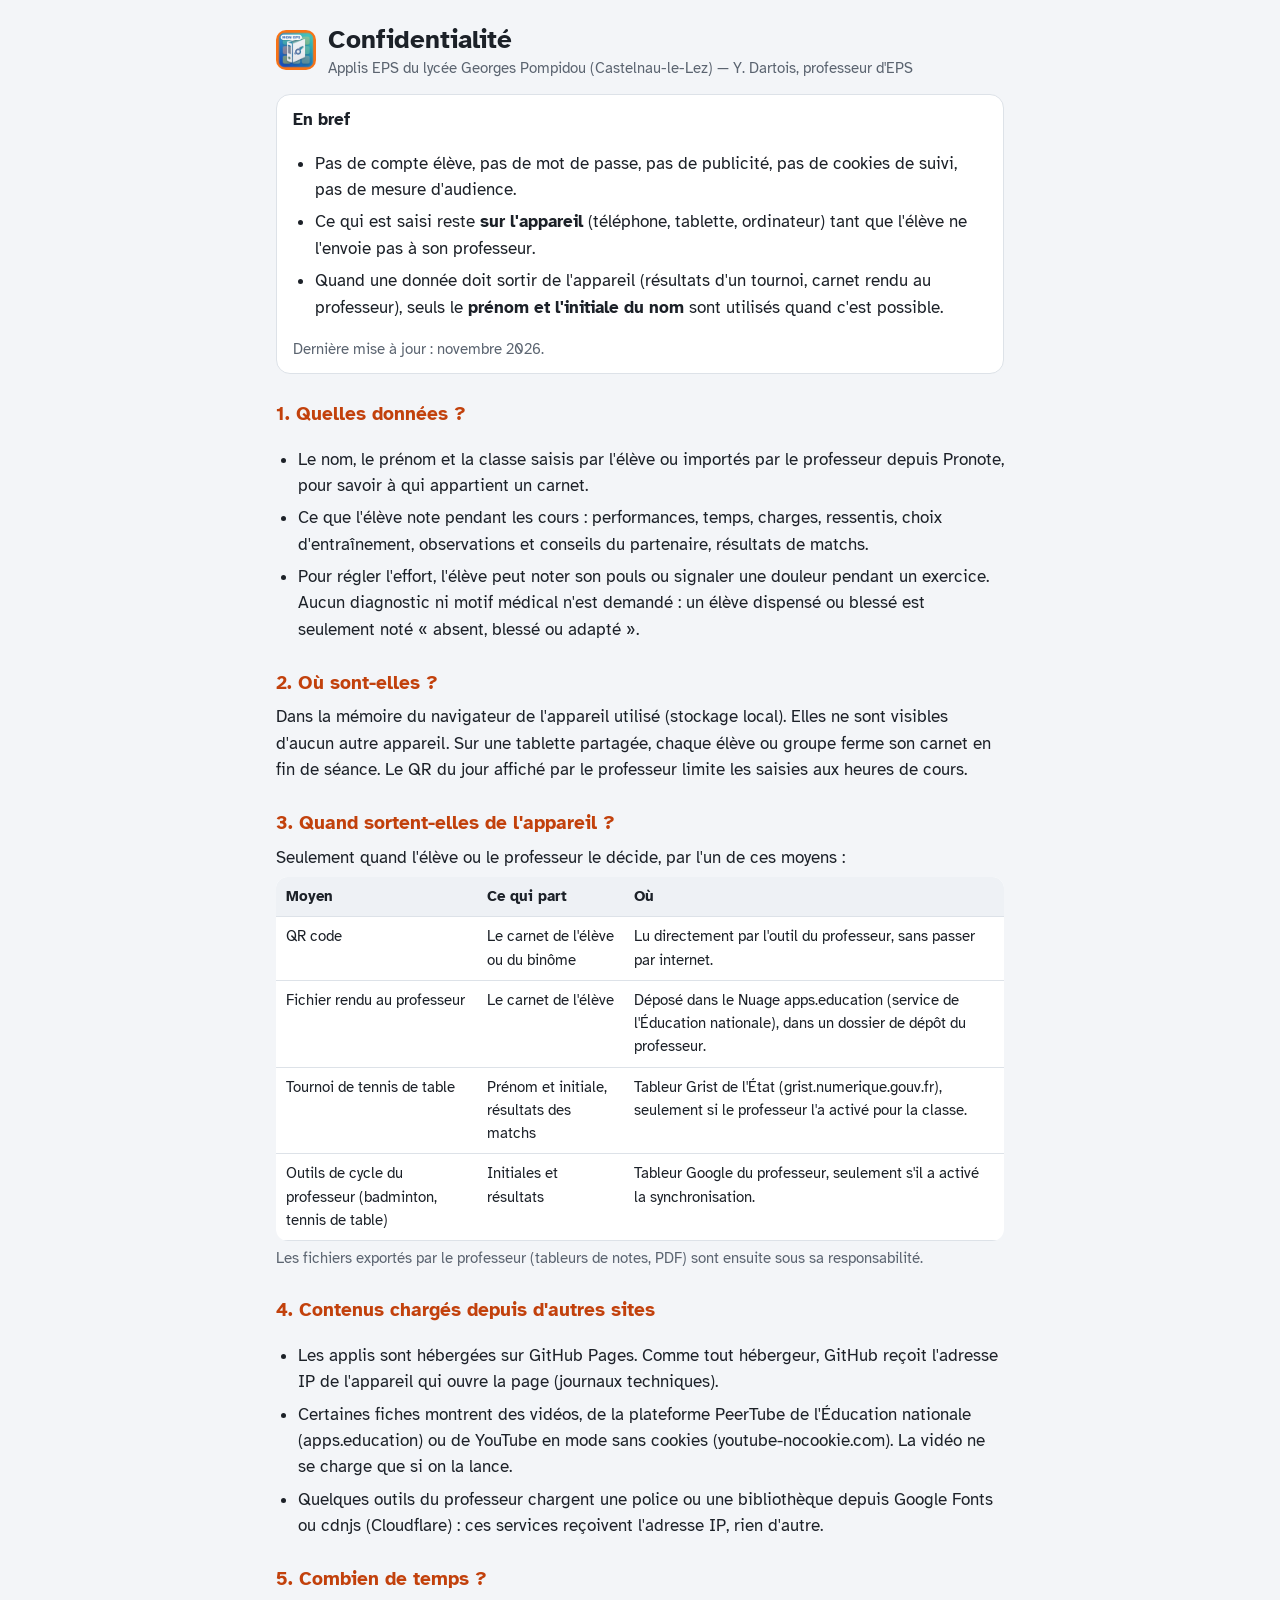
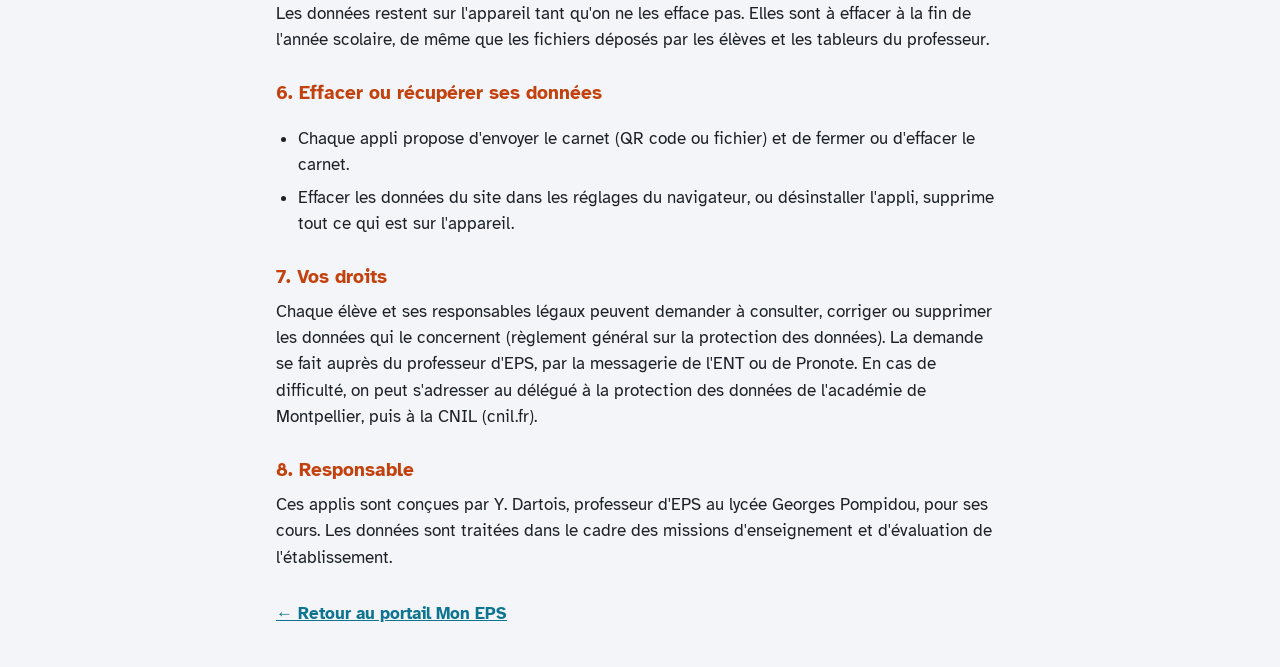
<file: confidentialite.html>
<!doctype html>
<html lang="fr">
<head>
<meta charset="utf-8">
<meta name="viewport" content="width=device-width, initial-scale=1, viewport-fit=cover">
<title>Confidentialité — Mon EPS</title>
<link rel="icon" type="image/png" sizes="32x32" href="icon-32.png">
<style>
@font-face{font-family:"Atkinson";src:url("polices/atkinson-400.woff2") format("woff2");font-weight:400;font-display:swap}
@font-face{font-family:"Atkinson";src:url("polices/atkinson-700.woff2") format("woff2");font-weight:700;font-display:swap}
:root{--bg:#f3f5f8;--surface:#fff;--border:#dde2e8;--text:#1c2128;--muted:#5b6470;--accent:#c2410c}
*{box-sizing:border-box}
body{margin:0;background:var(--bg);color:var(--text);font:17px/1.55 "Atkinson","Segoe UI",Roboto,sans-serif}
main{max-width:760px;margin:0 auto;padding:20px 16px 40px}
header{display:flex;align-items:center;gap:12px;margin-bottom:8px}
header img{width:40px;height:40px;border-radius:10px}
h1{font-size:26px;line-height:1.2;margin:4px 0 2px}
h2{font-size:19px;margin:26px 0 6px;color:var(--accent)}
p,li{margin:6px 0}
ul{padding-left:22px}
.bref{background:var(--surface);border:1px solid var(--border);border-radius:14px;padding:12px 16px;margin:14px 0}
.muted{color:var(--muted);font-size:15px}
table{border-collapse:collapse;width:100%;background:var(--surface);border-radius:12px;overflow:hidden;font-size:15px}
th,td{text-align:left;padding:8px 10px;border-bottom:1px solid var(--border);vertical-align:top}
th{background:#eef1f5}
a{color:#0e7490}
.retour{display:inline-block;margin-top:24px;font-weight:700}
@media (max-width:560px){table,tbody,tr,td,th{display:block}thead{display:none}tr{border-bottom:1px solid var(--border);padding:6px 0}td{border:0;padding:3px 10px}td:first-child{font-weight:700}}
</style>
</head>
<body>
<main>
<header><img src="icon-192.png" alt=""><div><h1>Confidentialité</h1><div class="muted">Applis EPS du lycée Georges Pompidou (Castelnau-le-Lez) — Y. Dartois, professeur d'EPS</div></div></header>

<div class="bref">
<b>En bref</b>
<ul>
<li>Pas de compte élève, pas de mot de passe, pas de publicité, pas de cookies de suivi, pas de mesure d'audience.</li>
<li>Ce qui est saisi reste <b>sur l'appareil</b> (téléphone, tablette, ordinateur) tant que l'élève ne l'envoie pas à son professeur.</li>
<li>Quand une donnée doit sortir de l'appareil (résultats d'un tournoi, carnet rendu au professeur), seuls le <b>prénom et l'initiale du nom</b> sont utilisés quand c'est possible.</li>
</ul>
<div class="muted">Dernière mise à jour : novembre 2026.</div>
</div>

<h2>1. Quelles données ?</h2>
<ul>
<li>Le nom, le prénom et la classe saisis par l'élève ou importés par le professeur depuis Pronote, pour savoir à qui appartient un carnet.</li>
<li>Ce que l'élève note pendant les cours : performances, temps, charges, ressentis, choix d'entraînement, observations et conseils du partenaire, résultats de matchs.</li>
<li>Pour régler l'effort, l'élève peut noter son pouls ou signaler une douleur pendant un exercice. Aucun diagnostic ni motif médical n'est demandé : un élève dispensé ou blessé est seulement noté « absent, blessé ou adapté ».</li>
</ul>

<h2>2. Où sont-elles ?</h2>
<p>Dans la mémoire du navigateur de l'appareil utilisé (stockage local). Elles ne sont visibles d'aucun autre appareil. Sur une tablette partagée, chaque élève ou groupe ferme son carnet en fin de séance. Le QR du jour affiché par le professeur limite les saisies aux heures de cours.</p>

<h2>3. Quand sortent-elles de l'appareil ?</h2>
<p>Seulement quand l'élève ou le professeur le décide, par l'un de ces moyens :</p>
<table>
<thead><tr><th>Moyen</th><th>Ce qui part</th><th>Où</th></tr></thead>
<tbody>
<tr><td>QR code</td><td>Le carnet de l'élève ou du binôme</td><td>Lu directement par l'outil du professeur, sans passer par internet.</td></tr>
<tr><td>Fichier rendu au professeur</td><td>Le carnet de l'élève</td><td>Déposé dans le Nuage apps.education (service de l'Éducation nationale), dans un dossier de dépôt du professeur.</td></tr>
<tr><td>Tournoi de tennis de table</td><td>Prénom et initiale, résultats des matchs</td><td>Tableur Grist de l'État (grist.numerique.gouv.fr), seulement si le professeur l'a activé pour la classe.</td></tr>
<tr><td>Outils de cycle du professeur (badminton, tennis de table)</td><td>Initiales et résultats</td><td>Tableur Google du professeur, seulement s'il a activé la synchronisation.</td></tr>
</tbody>
</table>
<p class="muted">Les fichiers exportés par le professeur (tableurs de notes, PDF) sont ensuite sous sa responsabilité.</p>

<h2>4. Contenus chargés depuis d'autres sites</h2>
<ul>
<li>Les applis sont hébergées sur GitHub Pages. Comme tout hébergeur, GitHub reçoit l'adresse IP de l'appareil qui ouvre la page (journaux techniques).</li>
<li>Certaines fiches montrent des vidéos, de la plateforme PeerTube de l'Éducation nationale (apps.education) ou de YouTube en mode sans cookies (youtube-nocookie.com). La vidéo ne se charge que si on la lance.</li>
<li>Quelques outils du professeur chargent une police ou une bibliothèque depuis Google Fonts ou cdnjs (Cloudflare) : ces services reçoivent l'adresse IP, rien d'autre.</li>
</ul>

<h2>5. Combien de temps ?</h2>
<p>Les données restent sur l'appareil tant qu'on ne les efface pas. Elles sont à effacer à la fin de l'année scolaire, de même que les fichiers déposés par les élèves et les tableurs du professeur.</p>

<h2>6. Effacer ou récupérer ses données</h2>
<ul>
<li>Chaque appli propose d'envoyer le carnet (QR code ou fichier) et de fermer ou d'effacer le carnet.</li>
<li>Effacer les données du site dans les réglages du navigateur, ou désinstaller l'appli, supprime tout ce qui est sur l'appareil.</li>
</ul>

<h2>7. Vos droits</h2>
<p>Chaque élève et ses responsables légaux peuvent demander à consulter, corriger ou supprimer les données qui le concernent (règlement général sur la protection des données). La demande se fait auprès du professeur d'EPS, par la messagerie de l'ENT ou de Pronote. En cas de difficulté, on peut s'adresser au délégué à la protection des données de l'académie de Montpellier, puis à la CNIL (cnil.fr).</p>

<h2>8. Responsable</h2>
<p>Ces applis sont conçues par Y. Dartois, professeur d'EPS au lycée Georges Pompidou, pour ses cours. Les données sont traitées dans le cadre des missions d'enseignement et d'évaluation de l'établissement.</p>

<a class="retour" href="./">← Retour au portail Mon EPS</a>
</main>
</body>
</html>
</file>
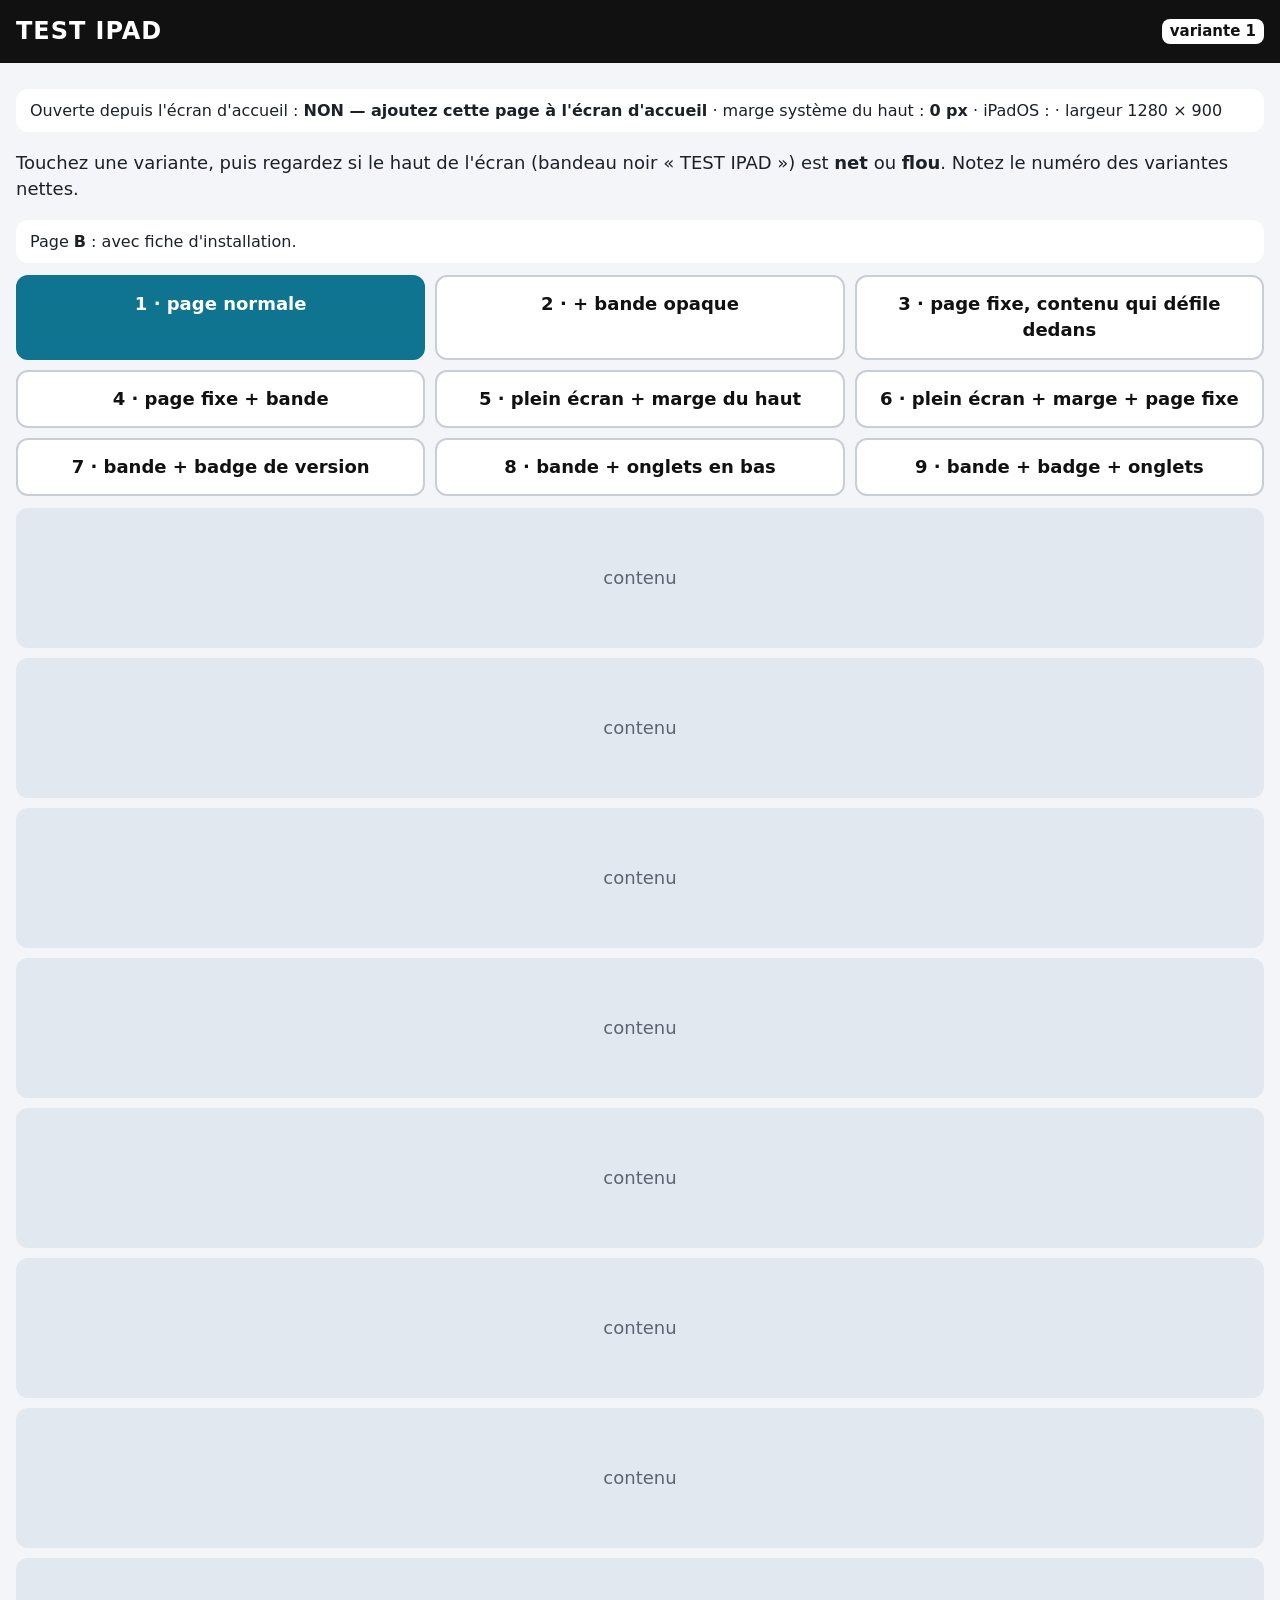
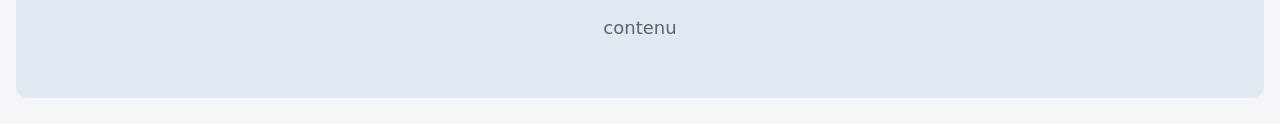
<file: test-ipad-b.html>
<!doctype html>
<html lang="fr">
<head>
<meta charset="utf-8">
<script>
/* Page de diagnostic du voile flou en haut des applis installées sur iPad (21/11/2026). */
var V=(location.search.match(/v=(\d)/)||[])[1]||'1';
document.write('<meta name="viewport" content="width=device-width,initial-scale=1'+(V==='5'||V==='6'?',viewport-fit=cover':'')+'">');
</script>
<meta name="apple-mobile-web-app-capable" content="yes">
<meta name="mobile-web-app-capable" content="yes">
<meta name="apple-mobile-web-app-status-bar-style" content="default">
<meta name="apple-mobile-web-app-title" content="Test iPad B">
<link rel="manifest" href="test-ipad.webmanifest">
<link rel="apple-touch-icon" href="icon-192.png">
<title>Test iPad B</title>
<style>
*{box-sizing:border-box}
html,body{margin:0;background:#f3f5f8;font:18px/1.45 system-ui,-apple-system,sans-serif;color:#1c2128}
header{background:#111;color:#fff;padding:14px 16px;display:flex;justify-content:space-between;align-items:center}
header b{font-size:24px;letter-spacing:.04em}
header span{font-size:15px;background:#fff;color:#111;border-radius:8px;padding:2px 8px;font-weight:700}
main{padding:16px}
.v{display:grid;grid-template-columns:repeat(3,1fr);gap:10px;margin:12px 0}
.v a{display:block;text-align:center;padding:14px 6px;border-radius:12px;background:#fff;border:2px solid #c9ced6;color:#111;text-decoration:none;font-weight:700}
.v a.ici{background:#0e7490;color:#fff;border-color:#0e7490}
.info{background:#fff;border-radius:12px;padding:10px 14px;margin:10px 0;font-size:16px}
.bloc{height:140px;margin:10px 0;border-radius:12px;background:#e2e8f0;display:flex;align-items:center;justify-content:center;color:#5b6470}
/* variantes */
.v3 html,.v3 body,html.v3,html.v3 body,html.v4,html.v4 body{height:100%;overflow:hidden}
html.v3 #zone,html.v4 #zone{height:100%;overflow-y:auto;-webkit-overflow-scrolling:touch}
#bord{display:none;position:fixed;top:0;left:0;right:0;height:6px;background:#111;z-index:99}
html.v2 #bord,html.v4 #bord,html.v7 #bord,html.v8 #bord,html.v9 #bord{display:block}
#badge,#nav{display:none}
html.v7 #badge,html.v9 #badge{display:block}
html.v8 #nav,html.v9 #nav{display:flex}
#badge{position:fixed;top:calc(env(safe-area-inset-top, 0px) + 8px);right:6px;z-index:2147482000;font:700 13px/1.2 system-ui,Arial,sans-serif;color:#1f2937;background:#fff;border:1px solid rgba(31,41,55,.25);border-radius:7px;padding:1px 6px;pointer-events:none}
#nav{position:fixed;left:0;right:0;bottom:0;height:64px;background:#111;color:#fbbf24;align-items:center;justify-content:space-around;font-weight:700;z-index:5;padding-bottom:env(safe-area-inset-bottom)}
html.v8 main,html.v9 main{padding-bottom:90px}
html.v5 header,html.v6 header{padding-top:calc(14px + env(safe-area-inset-top,0px))}
html.v6 #zone{height:100%;overflow-y:auto}html.v6,html.v6 body{height:100%;overflow:hidden}
#mesure{position:fixed;top:env(safe-area-inset-top,0px);left:0;width:1px;height:1px;visibility:hidden}
</style>
<script>document.documentElement.className='v'+V;</script>
</head>
<body>
<div id="bord"></div><div id="badge">v9.9</div><nav id="nav"><span>Accueil</span><span>Apprendre</span></nav><div id="mesure"></div>
<div id="zone">
<header><b>TEST IPAD</b><span>variante <script>document.write(V)</script></span></header>
<main>
<div class="info" id="etat">…</div>
<p>Touchez une variante, puis regardez si le haut de l'écran (bandeau noir « TEST IPAD ») est <b>net</b> ou <b>flou</b>. Notez le numéro des variantes nettes.</p>
<p class="info" id="page"></p>
<div class="v">
<a href="?v=1">1 · page normale</a>
<a href="?v=2">2 · + bande opaque</a>
<a href="?v=3">3 · page fixe, contenu qui défile dedans</a>
<a href="?v=4">4 · page fixe + bande</a>
<a href="?v=5">5 · plein écran + marge du haut</a>
<a href="?v=6">6 · plein écran + marge + page fixe</a>
<a href="?v=7">7 · bande + badge de version</a>
<a href="?v=8">8 · bande + onglets en bas</a>
<a href="?v=9">9 · bande + badge + onglets</a>
</div>
<script>document.querySelectorAll('.v a')[+V-1].className='ici';</script>
<div class="bloc">contenu</div><div class="bloc">contenu</div><div class="bloc">contenu</div><div class="bloc">contenu</div><div class="bloc">contenu</div><div class="bloc">contenu</div><div class="bloc">contenu</div><div class="bloc">contenu</div>
</main>
</div>
<script>
document.getElementById('page').innerHTML=document.querySelector('link[rel=manifest]')?'Page <b>B</b> : avec fiche d\'installation.':'Page <b>A</b> : sans fiche d\'installation.';
var st=(navigator.standalone===true)||matchMedia('(display-mode: standalone)').matches;
document.getElementById('etat').innerHTML='Ouverte depuis l\'écran d\'accueil : <b>'+(st?'oui':'NON — ajoutez cette page à l\'écran d\'accueil')+'</b> · marge système du haut : <b>'+Math.round(document.getElementById('mesure').getBoundingClientRect().top)+' px</b> · iPadOS : '+(navigator.userAgent.match(/OS (\d+[_\d]*)/)||['',''])[1].replace(/_/g,'.')+' · largeur '+innerWidth+' × '+innerHeight;
</script>
</body>
</html>
</file>
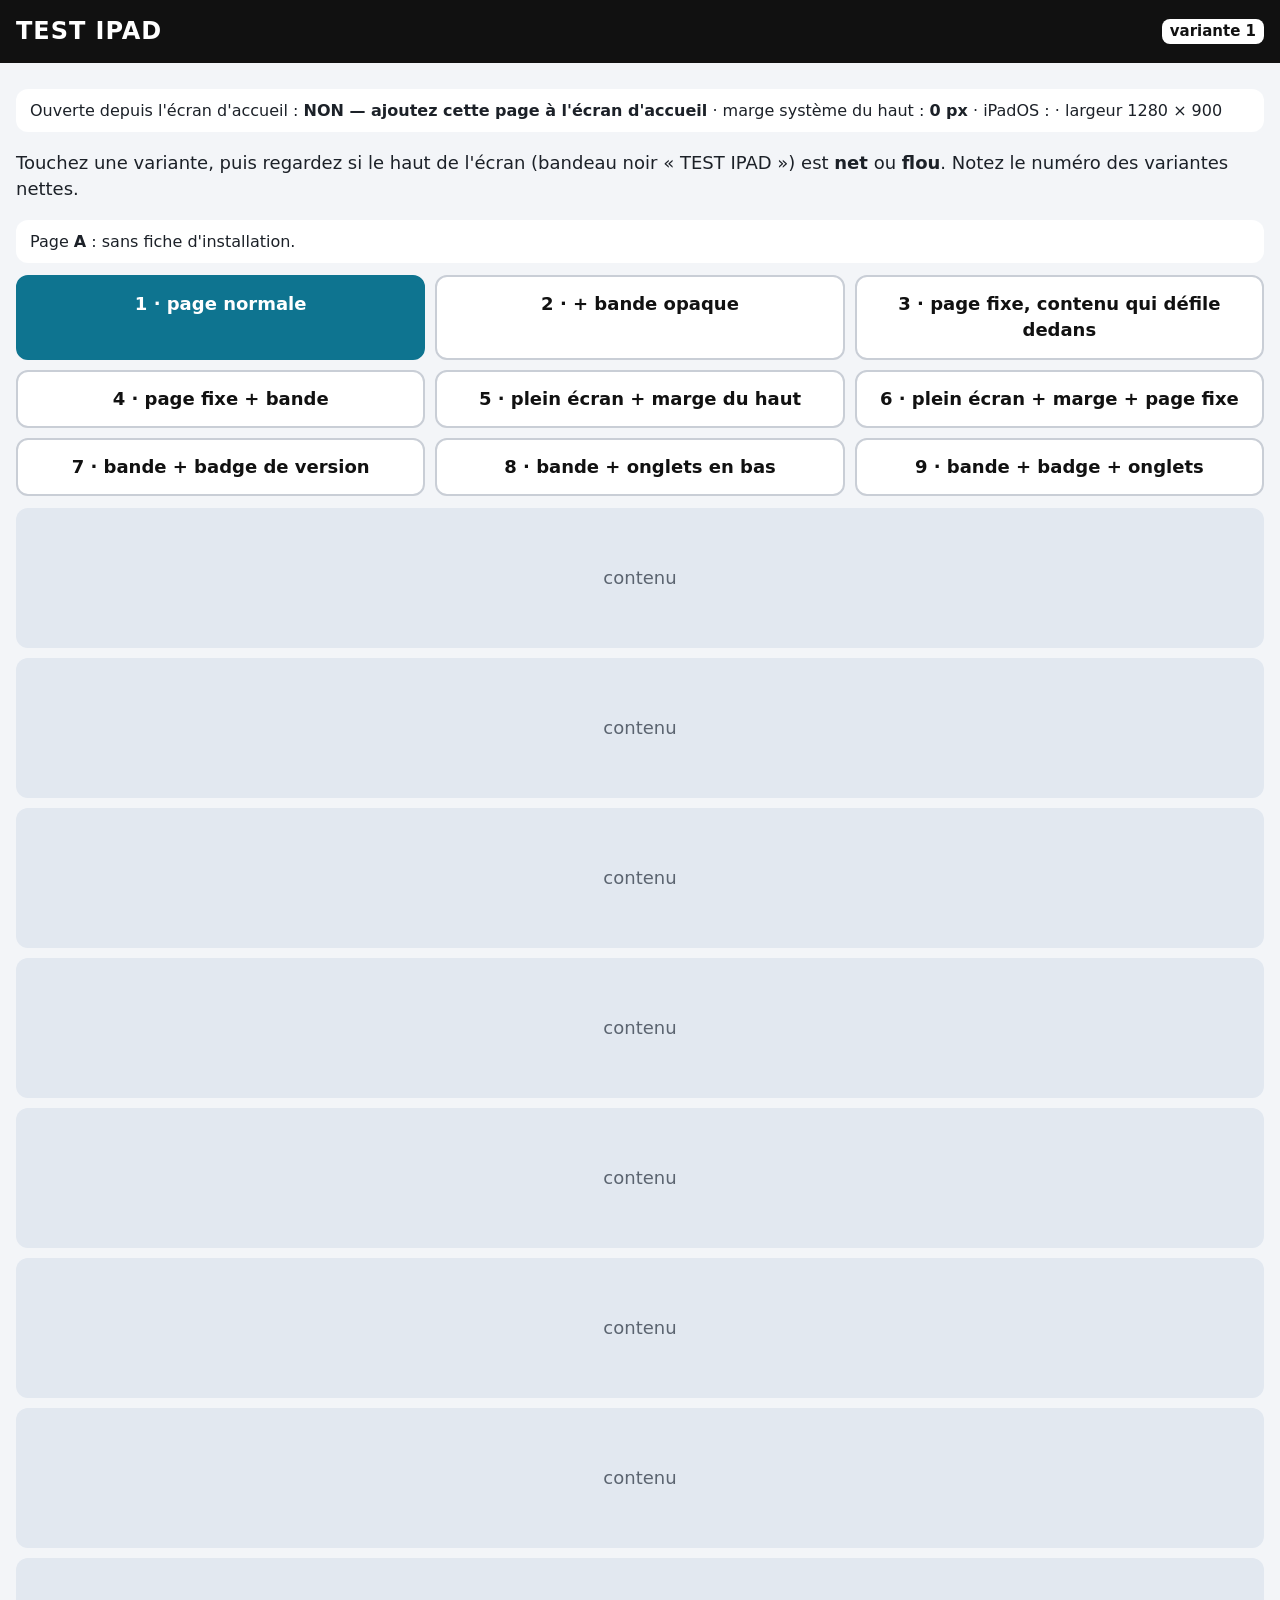
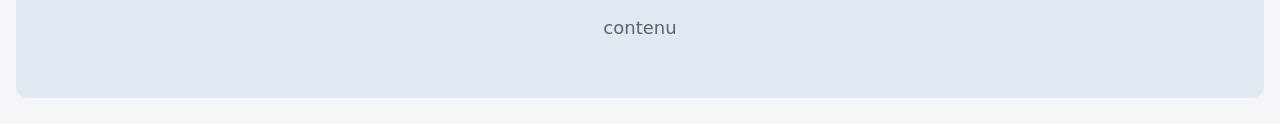
<file: test-ipad.html>
<!doctype html>
<html lang="fr">
<head>
<meta charset="utf-8">
<script>
/* Page de diagnostic du voile flou en haut des applis installées sur iPad (21/11/2026). */
var V=(location.search.match(/v=(\d)/)||[])[1]||'1';
document.write('<meta name="viewport" content="width=device-width,initial-scale=1'+(V==='5'||V==='6'?',viewport-fit=cover':'')+'">');
</script>
<meta name="apple-mobile-web-app-capable" content="yes">
<meta name="mobile-web-app-capable" content="yes">
<meta name="apple-mobile-web-app-status-bar-style" content="default">
<meta name="apple-mobile-web-app-title" content="Test iPad">
<link rel="apple-touch-icon" href="icon-192.png">
<title>Test iPad</title>
<style>
*{box-sizing:border-box}
html,body{margin:0;background:#f3f5f8;font:18px/1.45 system-ui,-apple-system,sans-serif;color:#1c2128}
header{background:#111;color:#fff;padding:14px 16px;display:flex;justify-content:space-between;align-items:center}
header b{font-size:24px;letter-spacing:.04em}
header span{font-size:15px;background:#fff;color:#111;border-radius:8px;padding:2px 8px;font-weight:700}
main{padding:16px}
.v{display:grid;grid-template-columns:repeat(3,1fr);gap:10px;margin:12px 0}
.v a{display:block;text-align:center;padding:14px 6px;border-radius:12px;background:#fff;border:2px solid #c9ced6;color:#111;text-decoration:none;font-weight:700}
.v a.ici{background:#0e7490;color:#fff;border-color:#0e7490}
.info{background:#fff;border-radius:12px;padding:10px 14px;margin:10px 0;font-size:16px}
.bloc{height:140px;margin:10px 0;border-radius:12px;background:#e2e8f0;display:flex;align-items:center;justify-content:center;color:#5b6470}
/* variantes */
.v3 html,.v3 body,html.v3,html.v3 body,html.v4,html.v4 body{height:100%;overflow:hidden}
html.v3 #zone,html.v4 #zone{height:100%;overflow-y:auto;-webkit-overflow-scrolling:touch}
#bord{display:none;position:fixed;top:0;left:0;right:0;height:6px;background:#111;z-index:99}
html.v2 #bord,html.v4 #bord,html.v7 #bord,html.v8 #bord,html.v9 #bord{display:block}
#badge,#nav{display:none}
html.v7 #badge,html.v9 #badge{display:block}
html.v8 #nav,html.v9 #nav{display:flex}
#badge{position:fixed;top:calc(env(safe-area-inset-top, 0px) + 8px);right:6px;z-index:2147482000;font:700 13px/1.2 system-ui,Arial,sans-serif;color:#1f2937;background:#fff;border:1px solid rgba(31,41,55,.25);border-radius:7px;padding:1px 6px;pointer-events:none}
#nav{position:fixed;left:0;right:0;bottom:0;height:64px;background:#111;color:#fbbf24;align-items:center;justify-content:space-around;font-weight:700;z-index:5;padding-bottom:env(safe-area-inset-bottom)}
html.v8 main,html.v9 main{padding-bottom:90px}
html.v5 header,html.v6 header{padding-top:calc(14px + env(safe-area-inset-top,0px))}
html.v6 #zone{height:100%;overflow-y:auto}html.v6,html.v6 body{height:100%;overflow:hidden}
#mesure{position:fixed;top:env(safe-area-inset-top,0px);left:0;width:1px;height:1px;visibility:hidden}
</style>
<script>document.documentElement.className='v'+V;</script>
</head>
<body>
<div id="bord"></div><div id="badge">v9.9</div><nav id="nav"><span>Accueil</span><span>Apprendre</span></nav><div id="mesure"></div>
<div id="zone">
<header><b>TEST IPAD</b><span>variante <script>document.write(V)</script></span></header>
<main>
<div class="info" id="etat">…</div>
<p>Touchez une variante, puis regardez si le haut de l'écran (bandeau noir « TEST IPAD ») est <b>net</b> ou <b>flou</b>. Notez le numéro des variantes nettes.</p>
<p class="info" id="page"></p>
<div class="v">
<a href="?v=1">1 · page normale</a>
<a href="?v=2">2 · + bande opaque</a>
<a href="?v=3">3 · page fixe, contenu qui défile dedans</a>
<a href="?v=4">4 · page fixe + bande</a>
<a href="?v=5">5 · plein écran + marge du haut</a>
<a href="?v=6">6 · plein écran + marge + page fixe</a>
<a href="?v=7">7 · bande + badge de version</a>
<a href="?v=8">8 · bande + onglets en bas</a>
<a href="?v=9">9 · bande + badge + onglets</a>
</div>
<script>document.querySelectorAll('.v a')[+V-1].className='ici';</script>
<div class="bloc">contenu</div><div class="bloc">contenu</div><div class="bloc">contenu</div><div class="bloc">contenu</div><div class="bloc">contenu</div><div class="bloc">contenu</div><div class="bloc">contenu</div><div class="bloc">contenu</div>
</main>
</div>
<script>
document.getElementById('page').innerHTML=document.querySelector('link[rel=manifest]')?'Page <b>B</b> : avec fiche d\'installation.':'Page <b>A</b> : sans fiche d\'installation.';
var st=(navigator.standalone===true)||matchMedia('(display-mode: standalone)').matches;
document.getElementById('etat').innerHTML='Ouverte depuis l\'écran d\'accueil : <b>'+(st?'oui':'NON — ajoutez cette page à l\'écran d\'accueil')+'</b> · marge système du haut : <b>'+Math.round(document.getElementById('mesure').getBoundingClientRect().top)+' px</b> · iPadOS : '+(navigator.userAgent.match(/OS (\d+[_\d]*)/)||['',''])[1].replace(/_/g,'.')+' · largeur '+innerWidth+' × '+innerHeight;
</script>
</body>
</html>
</file>
